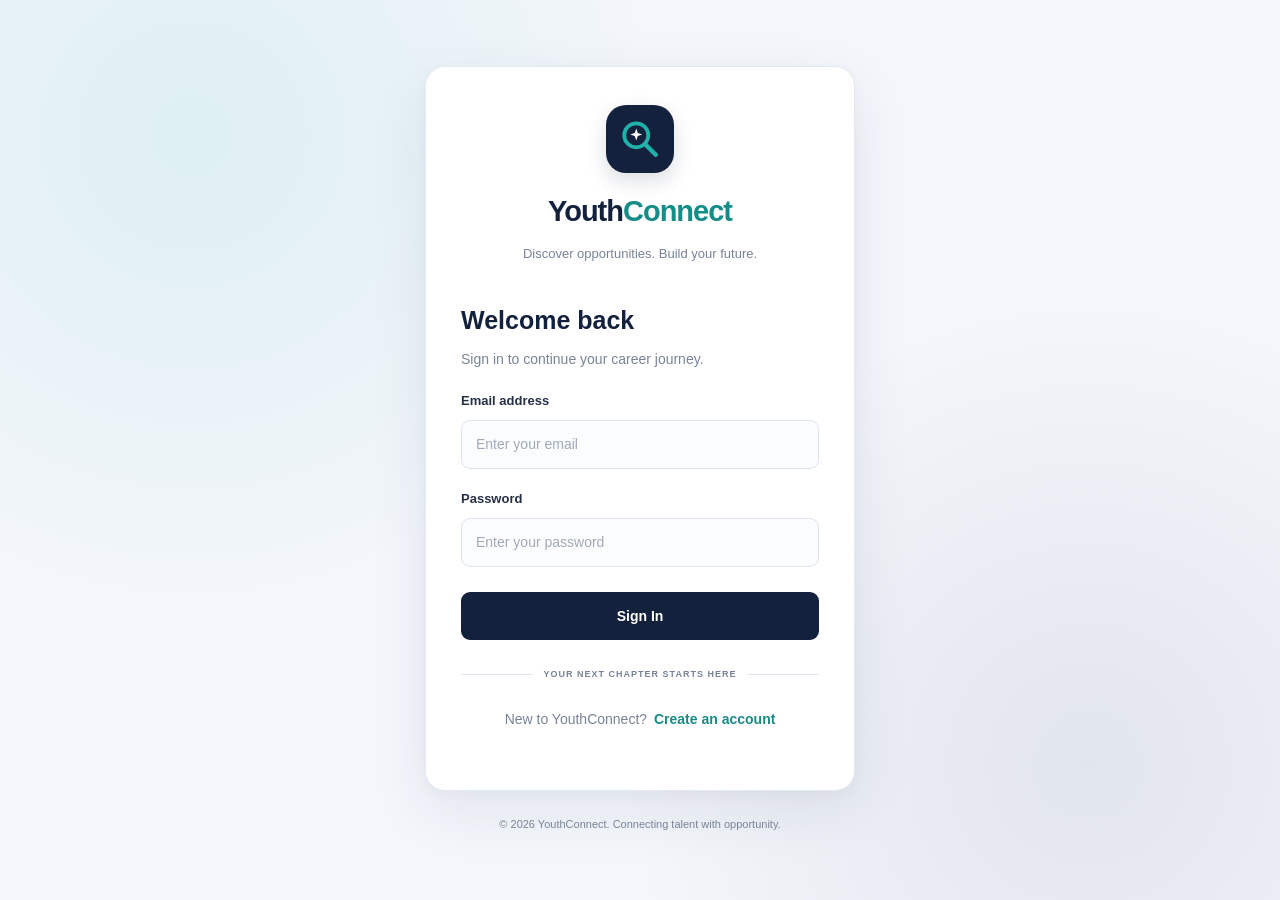
<file: index.html>
<!DOCTYPE html>
<html lang="en">

<head>
    <meta charset="UTF-8">
    <meta name="viewport" content="width=device-width, initial-scale=1.0">

    <title>Login | YouthConnect</title>

    <link rel="stylesheet" href="css/global.css">
<link rel="stylesheet" href="css/login.css">
</head>

<body class="login-page">

    <main class="login-wrapper">

        <section class="login-card">

            <!-- YouthConnect Branding -->
            <div class="brand">

                <div class="brand-icon" aria-hidden="true">
                    <svg
                        viewBox="0 0 64 64"
                        xmlns="http://www.w3.org/2000/svg"
                    >
                        <circle
                            cx="27"
                            cy="27"
                            r="16"
                            fill="none"
                            stroke="currentColor"
                            stroke-width="5"
                        />

                        <path
                            d="M39 39 L53 53"
                            fill="none"
                            stroke="currentColor"
                            stroke-width="6"
                            stroke-linecap="round"
                        />

                        <path
                            d="M27 18 L29 24 L35 26 L29 28 L27 34 L25 28 L19 26 L25 24 Z"
                            fill="#FFFFFF"
                        />
                    </svg>
                </div>

                <h1>Youth<span>Connect</span></h1>

                <p class="brand-tagline">
                    Discover opportunities. Build your future.
                </p>

            </div>

            <!-- Login Form -->
            <div class="login-content">

                <h2>Welcome back</h2>

                <p class="login-description">
                    Sign in to continue your career journey.
                </p>

                <form id="login-form">

                    <div class="form-group">
                        <label for="email">Email address</label>

                        <input
                            type="email"
                            id="email"
                            name="email"
                            placeholder="Enter your email"
                            autocomplete="email"
                            required
                        >
                    </div>

                    <div class="form-group">
                        <label for="password">Password</label>

                        <input
                            type="password"
                            id="password"
                            name="password"
                            placeholder="Enter your password"
                            autocomplete="current-password"
                            required
                        >
                    </div>

                    <button type="submit" class="login-button">
                        Sign In
                    </button>

                </form>

                <div class="divider">
                    <span>YOUR NEXT CHAPTER STARTS HERE</span>
                </div>

                <p class="register-prompt">
                    New to YouthConnect?
                    <a href="register.html">Create an account</a>
                </p>

            </div>

        </section>

        <!-- Footer -->
        <footer class="login-footer">
            <p>
                &copy; 2026 YouthConnect.
                Connecting talent with opportunity.
            </p>
        </footer>

    </main>

<script src="js/api.js"></script>
</body>

</html>
</file>
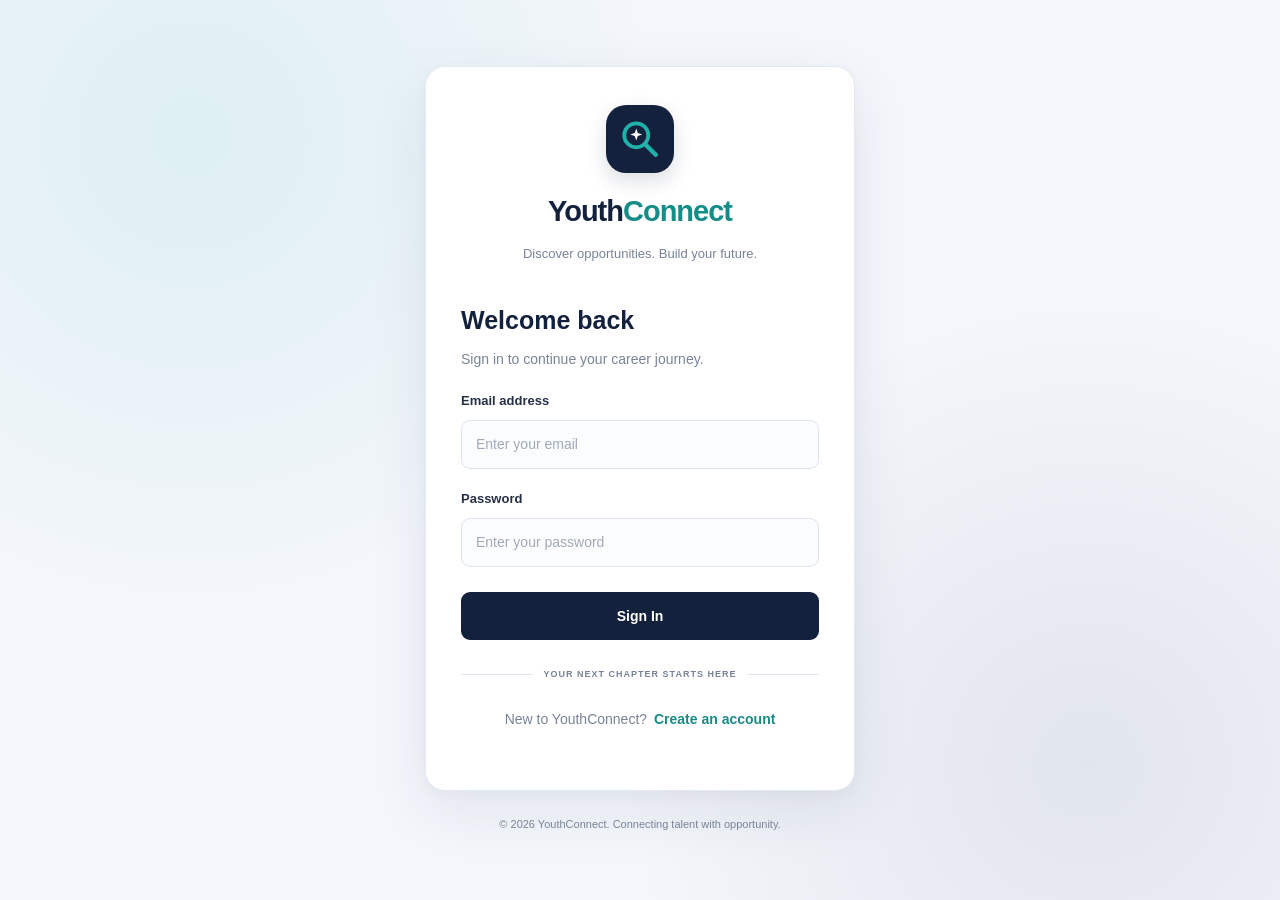
<file: dashboard.html>
<!DOCTYPE html>

<html lang="en">
<head>
    <meta charset="UTF-8">
    <meta name="viewport" content="width=device-width, initial-scale=1.0">

<title>Dashboard | YouthConnect</title>

<link rel="stylesheet" href="css/global.css">
<link rel="stylesheet" href="css/dashboard.css">

</head>

<body class="dashboard-page">

<!-- Dashboard Header -->
<header class="dashboard-header">

<span class="dashboard-logo">
    <svg
        class="yc-logo-icon"
        xmlns="http://www.w3.org/2000/svg"
        viewBox="0 0 64 64"
        fill="none"
        aria-hidden="true"
    >
        <circle
            cx="26"
            cy="26"
            r="16"
            stroke="currentColor"
            stroke-width="5"
        />

    <path
        d="M38 38 L53 53"
        stroke="currentColor"
        stroke-width="6"
        stroke-linecap="round"
    />

    <path
        d="M26 16 L28.5 23.5 L36 26 L28.5 28.5 L26 36 L23.5 28.5 L16 26 L23.5 23.5 Z"
        fill="#20B2AA"
    />

    <path
        d="M43 8 L44.5 12.5 L49 14 L44.5 15.5 L43 20 L41.5 15.5 L37 14 L41.5 12.5 Z"
        fill="#20B2AA"
    />
</svg>


</span>


    <nav class="dashboard-nav">
        <a href="dashboard.html" class="active">Dashboard</a>
        <a href="jobs.html">Find Jobs</a>
        <a href="training.html">Skills &amp; Training</a>
        <a href="profile.html">My Profile</a>
    </nav>

    <button type="button" class="logout-button" id="logout-button"> Log out </button>
</header>

<!-- Main Dashboard Content -->
<main class="dashboard-container">

    <!-- Welcome Section -->
    <section class="dashboard-welcome">
        <div>
            <p class="welcome-label">YOUR FUTURE STARTS HERE</p>

            <h1>Welcome to YouthConnect!</h1>

            <p>
                Discover IT and Computer Science opportunities
                and take the next step in your career.
            </p>
        </div>

        <div class="welcome-icon">🚀</div>
    </section>

    <!-- Search Section -->
    <section class="opportunity-search">

        <h2>Find your next opportunity</h2>

        <p>
            Explore opportunities in the USA, UK, Germany and Russia.
        </p>

        <form id="opportunity-search-form">

            <div class="search-field">
                <label for="keyword">Job title or keyword</label>

                <input
                    type="search"
                    id="keyword"
                    placeholder="e.g. Software Developer"
                >
            </div>

            <div class="search-field">
                <label for="country">Destination country</label>

                <select id="country">
                    <option value="">All countries</option>
                    <option value="USA">United States</option>
                    <option value="UK">United Kingdom</option>
                    <option value="Germany">Germany</option>
                    <option value="Russia">Russia</option>
                </select>
            </div>

            <div class="search-field">
                <label for="career">Career field</label>

                <select id="career">
                    <option value="">All IT fields</option>
                    <option value="Software Development">Software Development</option>
                    <option value="Cybersecurity">Cybersecurity</option>
                    <option value="Networking">Networking</option>
                    <option value="Data Analysis">Data Analysis</option>
                    <option value="IT Support">IT Support</option>
                </select>
            </div>

            <button type="submit" class="search-button">
                Search
            </button>

        </form>
    </section>

    <!-- Opportunity Categories -->
    <section class="dashboard-section">

        <div class="section-heading">
            <div>
                <h2>Explore career fields</h2>
                <p>Choose an area that interests you.</p>
            </div>
        </div>

        <div class="career-grid">

            <a href="jobs.html" class="career-card">
                <span class="career-icon">💻</span>
                <h3>Software Development</h3>
                <p>Build applications and websites.</p>
            </a>

            <a href="jobs.html" class="career-card">
                <span class="career-icon">🔐</span>
                <h3>Cybersecurity</h3>
                <p>Help protect systems and data.</p>
            </a>

            <a href="jobs.html" class="career-card">
                <span class="career-icon">🌐</span>
                <h3>Networking</h3>
                <p>Connect computers and networks.</p>
            </a>

            <a href="jobs.html" class="career-card">
                <span class="career-icon">📊</span>
                <h3>Data Analysis</h3>
                <p>Turn information into insights.</p>
            </a>

            <a href="jobs.html" class="career-card">
                <span class="career-icon">🛠️</span>
                <h3>IT Support</h3>
                <p>Help people solve technical problems.</p>
            </a>

        </div>
    </section>

    <!-- Featured Opportunities -->
    <section class="dashboard-section">

        <div class="section-heading">
            <div>
                <h2>Featured opportunities</h2>
                <p>Example listings to demonstrate how YouthConnect will work.</p>
            </div>

            <a href="jobs.html" class="view-all-link">
                View all jobs →
            </a>
        </div>

        <div class="opportunity-grid" id="opportunity-list">

            <article
                class="opportunity-card"
                data-country="Germany"
                data-career="Software Development"
            >
                <div class="opportunity-top">
                    <span class="opportunity-icon">💻</span>
                    <span class="opportunity-type">Example listing</span>
                </div>

                <h3>Junior Software Developer</h3>

                <p class="company-name">Example Technology Company</p>

                <p class="opportunity-location">📍 Germany</p>

                <div class="opportunity-tags">
                    <span>Software Development</span>
                    <span>Entry Level</span>
                </div>

                <p class="eligibility-note">
                    Eligibility and visa sponsorship: not verified.
                    Check the employer's official listing.
                </p>

                <a href="jobs.html" class="apply-button">
                    Explore opportunities
                </a>
            </article>

            <article
                class="opportunity-card"
                data-country="UK"
                data-career="Cybersecurity"
            >
                <div class="opportunity-top">
                    <span class="opportunity-icon">🔐</span>
                    <span class="opportunity-type">Example listing</span>
                </div>

                <h3>Cybersecurity Intern</h3>

                <p class="company-name">Example Security Company</p>

                <p class="opportunity-location">📍 United Kingdom</p>

                <div class="opportunity-tags">
                    <span>Cybersecurity</span>
                    <span>Internship</span>
                </div>

                <p class="eligibility-note">
                    International applicant eligibility and visa
                    requirements must be checked.
                </p>

                <a href="jobs.html" class="apply-button">
                    Explore opportunities
                </a>
            </article>

            <article
                class="opportunity-card"
                data-country="USA"
                data-career="Data Analysis"
            >
                <div class="opportunity-top">
                    <span class="opportunity-icon">📊</span>
                    <span class="opportunity-type">Example listing</span>
                </div>

                <h3>Junior Data Analyst</h3>

                <p class="company-name">Example Analytics Company</p>

                <p class="opportunity-location">📍 United States</p>

                <div class="opportunity-tags">
                    <span>Data Analysis</span>
                    <span>Entry Level</span>
                </div>

                <p class="eligibility-note">
                    This is a demonstration card, not a verified vacancy.
                </p>

                <a href="jobs.html" class="apply-button">
                    Explore opportunities
                </a>
            </article>

        </div>

        <p id="no-opportunities" class="no-results" hidden>
            No example opportunities match your search. Try different filters.
        </p>

    </section>

    <!-- Training Promotion -->
    <section class="training-banner">
        <div>
            <h2>Build skills. Open doors.</h2>

            <p>
                Explore training resources to help prepare for your
                next opportunity in technology.
            </p>
        </div>

        <a href="training.html" class="training-button">
            Explore Training
        </a>
    </section>

</main>

<!-- Footer -->
<footer class="dashboard-footer">
    <p>
        &copy; 2026 YouthConnect.
        Connecting Namibian talent with global opportunities.
    </p>
</footer>

<script src="js/script.js"></script>
<script src="js/api.js"></script>
<script>
    document.getElementById("logout-button").addEventListener("click", function () {
        YouthConnectAPI.logout();
    });

    document.addEventListener("DOMContentLoaded", async function () {
        try {
            const user = await YouthConnectAPI.getCurrentUser();

            document.querySelector(".dashboard-welcome h1").textContent =
            `Welcome, ${user.first_name}!`;
            
        } catch (error) {
            console.error("Could not load profile:", error.message);
        }
    });
</script>


</body>
</html>
</file>
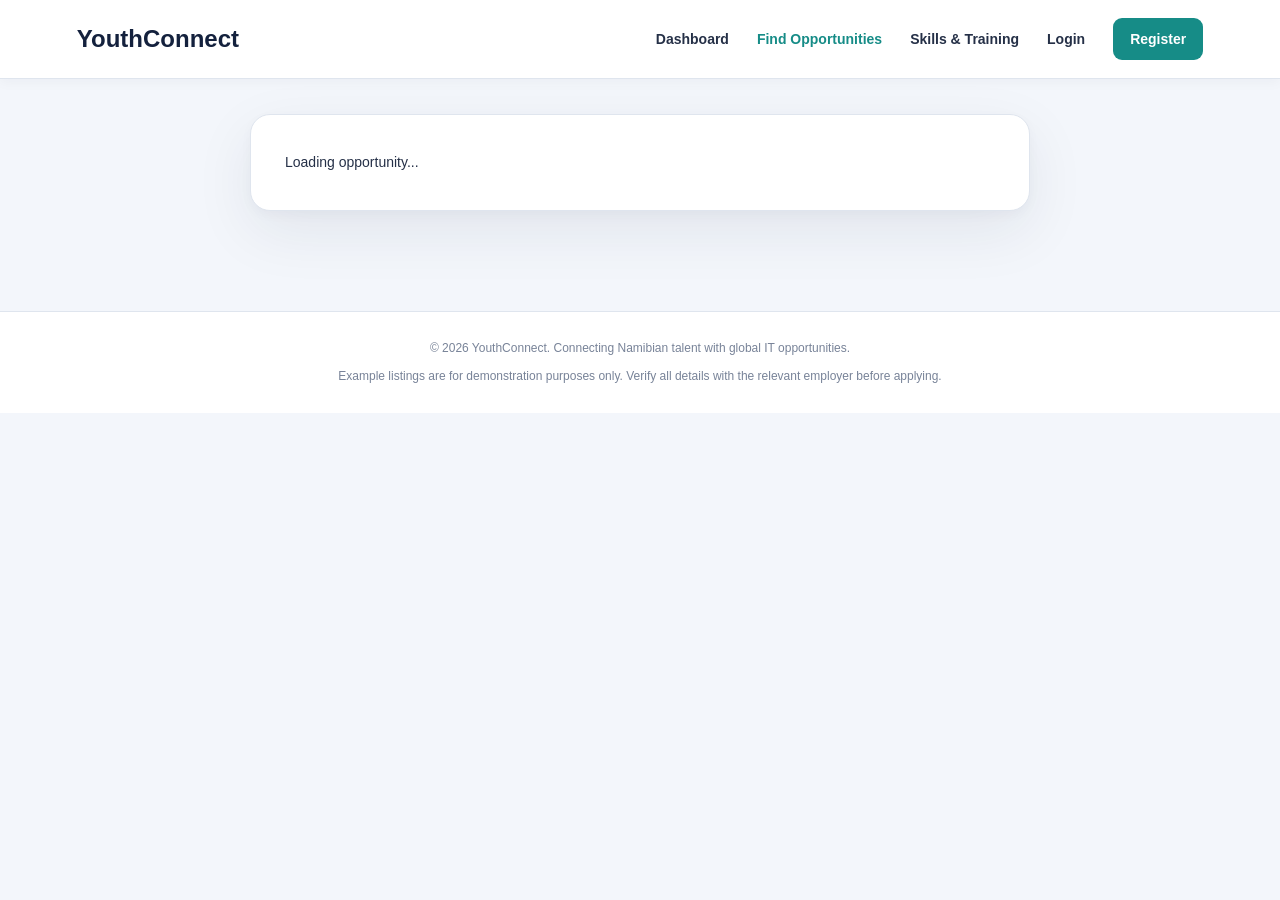
<file: job.html>
<!DOCTYPE html>
<html lang="en">

<head>
    <meta charset="UTF-8">
    <meta name="viewport" content="width=device-width, initial-scale=1.0">

    <title>Opportunity Details | YouthConnect</title>

    <link rel="stylesheet" href="css/global.css">
    <link rel="stylesheet" href="css/jobs.css">

    <style>
        .job-detail {
            max-width: 780px;
            margin: 0 auto;
            padding: 34px;
            background: var(--white);
            border: 1px solid var(--border);
            border-radius: var(--radius-large);
            box-shadow: var(--shadow-card);
        }

        .job-detail h1 {
            margin: 14px 0 8px;
            color: var(--navy);
            font-size: clamp(24px, 4vw, 32px);
            line-height: 1.3;
        }

        .job-detail .company {
            margin-bottom: 18px;
            color: var(--muted);
            font-size: 15px;
        }

        .job-detail .job-tags {
            display: flex;
            flex-wrap: wrap;
            gap: 8px;
            margin-bottom: 22px;
        }

        .job-detail h2 {
            margin: 22px 0 10px;
            color: var(--navy);
            font-size: 18px;
        }

        .job-detail p {
            color: var(--text);
            font-size: 14px;
            line-height: 1.9;
        }

        .job-detail .eligibility-note {
            margin: 22px 0;
        }

        .job-detail .actions {
            display: flex;
            flex-wrap: wrap;
            gap: 12px;
            margin-top: 26px;
        }

        .job-detail .actions a {
            width: auto;
        }
    </style>
</head>

<body>

    <header>
        <nav class="navbar">

            <a href="index.html" class="logo">YouthConnect</a>

            <ul class="nav-links">
                <li><a href="dashboard.html">Dashboard</a></li>
                <li><a href="jobs.html" aria-current="page">Find Opportunities</a></li>
                <li><a href="training.html">Skills &amp; Training</a></li>
                <li><a href="index.html">Login</a></li>
                <li><a href="register.html" class="register-btn">Register</a></li>
            </ul>

        </nav>
    </header>

    <main class="jobs-page">

        <!-- Filled in from the database by js/api.js -->
        <article class="job-detail" id="jobDetail">
            <p>Loading opportunity...</p>
        </article>

    </main>

    <footer class="site-footer">
        <p>
            &copy; 2026 YouthConnect.
            Connecting Namibian talent with global IT opportunities.
        </p>
        <p>
            Example listings are for demonstration purposes only.
            Verify all details with the relevant employer before applying.
        </p>
    </footer>

    <script src="js/script.js"></script>
    <script src="js/api.js"></script>

</body>
</html>
</file>
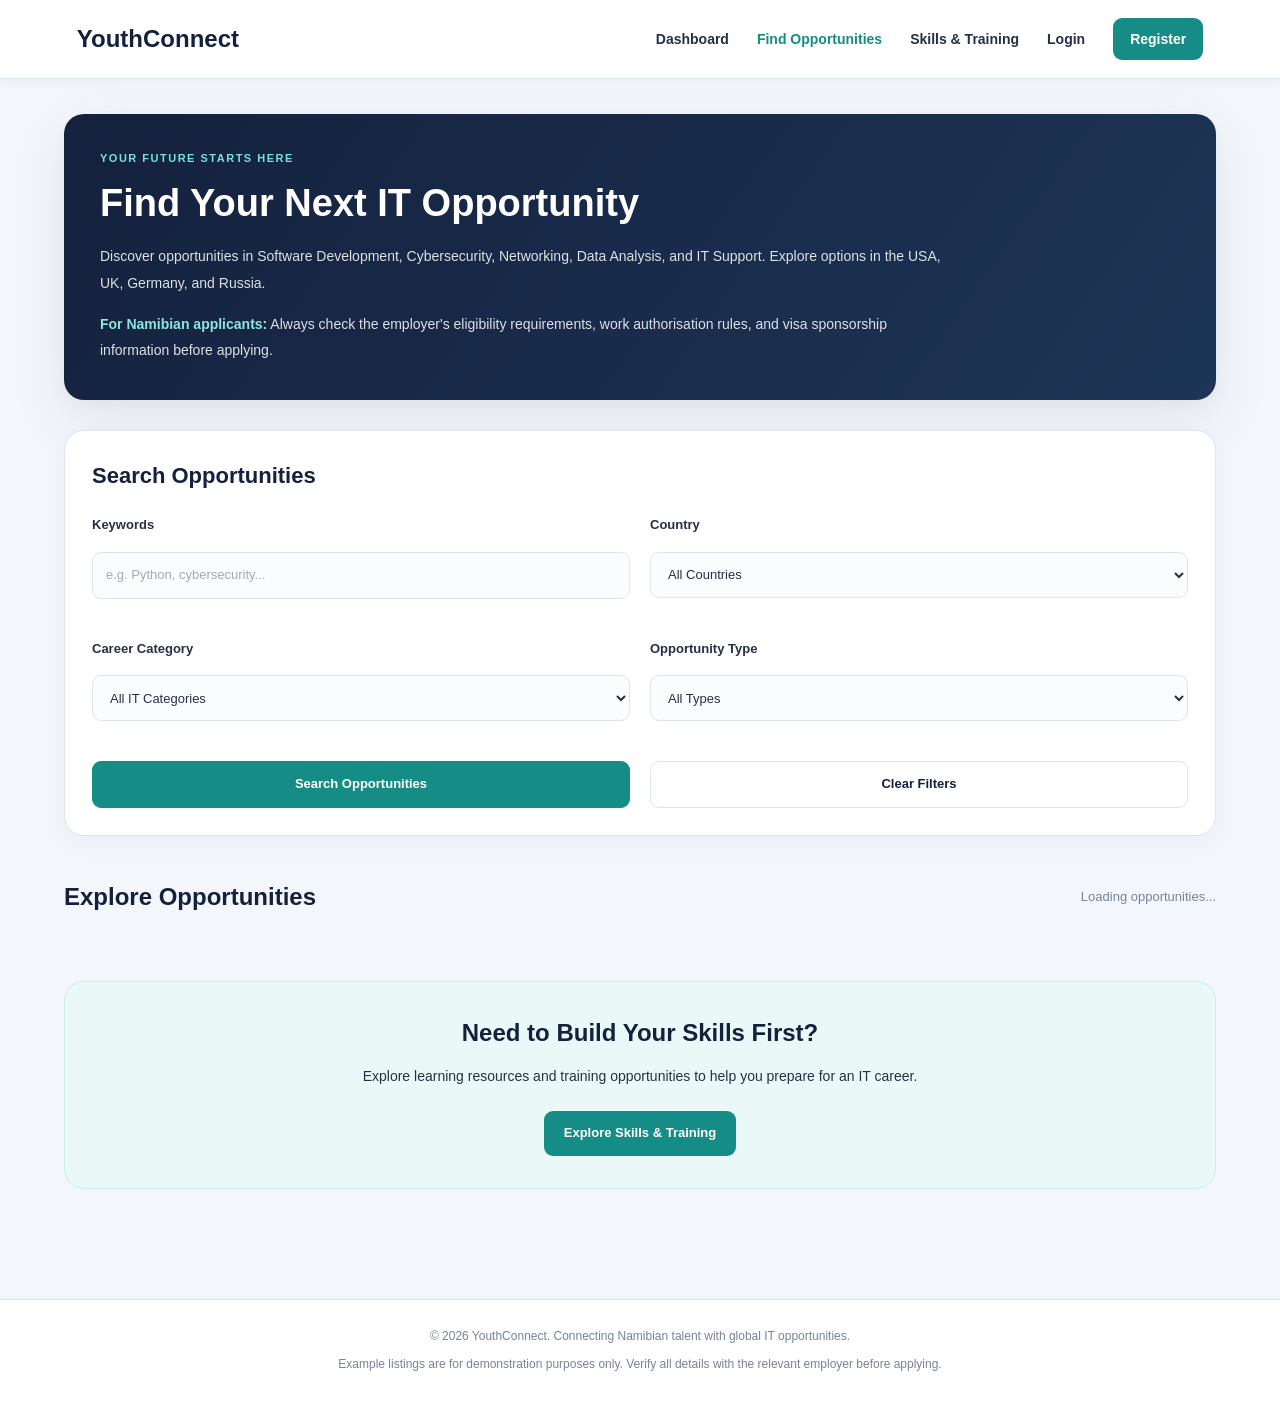
<file: jobs.html>
<!DOCTYPE html>
<html lang="en">

<head>
    <meta charset="UTF-8">
    <meta name="viewport" content="width=device-width, initial-scale=1.0">

    <meta
        name="description"
        content="Explore IT jobs, internships, graduate programmes, and technical opportunities in the USA, UK, Germany, and Russia."
    >

    <title>Find IT Opportunities | YouthConnect</title>

    <link rel="stylesheet" href="css/global.css">
    <link rel="stylesheet" href="css/jobs.css">
</head>

<body>

    <!-- Website Navigation -->
    <header>
        <nav class="navbar">

            <a href="index.html" class="logo">YouthConnect</a>

            <ul class="nav-links">
                <li><a href="dashboard.html">Dashboard</a></li>
                <li><a href="jobs.html" aria-current="page">Find Opportunities</a></li>
                <li><a href="training.html">Skills &amp; Training</a></li>
                <li><a href="index.html">Login</a></li>
                <li><a href="register.html" class="register-btn">Register</a></li>
            </ul>

        </nav>
    </header>


    <!-- Main Content -->
    <main class="jobs-page">

        <section class="jobs-intro">

            <p class="eyebrow">YOUR FUTURE STARTS HERE</p>

            <h1>Find Your Next IT Opportunity</h1>

            <p>
                Discover opportunities in Software Development,
                Cybersecurity, Networking, Data Analysis, and IT Support.
                Explore options in the USA, UK, Germany, and Russia.
            </p>

            <p>
                <strong>For Namibian applicants:</strong>
                Always check the employer's eligibility requirements,
                work authorisation rules, and visa sponsorship information
                before applying.
            </p>

        </section>


        <!-- Search and Filters -->
        <section class="job-search-section">

            <h2>Search Opportunities</h2>

            <form class="job-search" id="jobSearchForm">

                <div class="form-group">
                    <label for="jobKeyword">Keywords</label>

                    <input
                        type="search"
                        id="jobKeyword"
                        name="keyword"
                        placeholder="e.g. Python, cybersecurity..."
                    >
                </div>

                <div class="form-group">
                    <label for="jobCountry">Country</label>

                    <select id="jobCountry" name="country">
                        <option value="">All Countries</option>
                        <option value="usa">USA</option>
                        <option value="uk">United Kingdom</option>
                        <option value="germany">Germany</option>
                        <option value="russia">Russia</option>
                    </select>
                </div>

                <div class="form-group">
                    <label for="jobCategory">Career Category</label>

                    <select id="jobCategory" name="category">
                        <option value="">All IT Categories</option>
                        <option value="software">Software Development</option>
                        <option value="cybersecurity">Cybersecurity</option>
                        <option value="networking">Networking</option>
                        <option value="data">Data Analysis</option>
                        <option value="support">IT Support / Technician</option>
                    </select>
                </div>

                <div class="form-group">
                    <label for="jobType">Opportunity Type</label>

                    <select id="jobType" name="type">
                        <option value="">All Types</option>
                        <option value="full-time">Full-Time Job</option>
                        <option value="part-time">Part-Time Job</option>
                        <option value="internship">Internship</option>
                        <option value="graduate">Graduate Programme</option>
                        <option value="training">Training Opportunity</option>
                    </select>
                </div>

                <button type="submit" class="search-button">
                    Search Opportunities
                </button>

                <button type="reset" class="back-button">
                    Clear Filters
                </button>

            </form>

        </section>


        <!-- Results (loaded from the database by js/api.js) -->
        <section class="job-results">

            <div class="job-results-heading">
                <h2>Explore Opportunities</h2>

                <p id="resultsCount" aria-live="polite">
                    Loading opportunities...
                </p>
            </div>

            <div class="job-listings" id="jobListings"></div>

            <p id="noJobsMessage" hidden>
                No example opportunities match your filters.
                Try different keywords or clear the filters.
            </p>

        </section>


        <!-- Career Development -->
        <section class="jobs-training-promo">

            <h2>Need to Build Your Skills First?</h2>

            <p>
                Explore learning resources and training opportunities
                to help you prepare for an IT career.
            </p>

            <a href="training.html" class="primary-button">
                Explore Skills &amp; Training
            </a>

        </section>

    </main>


    <!-- Footer -->
    <footer class="site-footer">

        <p>
            &copy; 2026 YouthConnect.
            Connecting Namibian talent with global IT opportunities.
        </p>

        <p>
            Example listings are for demonstration purposes only.
            Verify all details with the relevant employer before applying.
        </p>

    </footer>

    <script src="js/script.js"></script>
    <script src="js/api.js"></script>

</body>
</html>
</file>
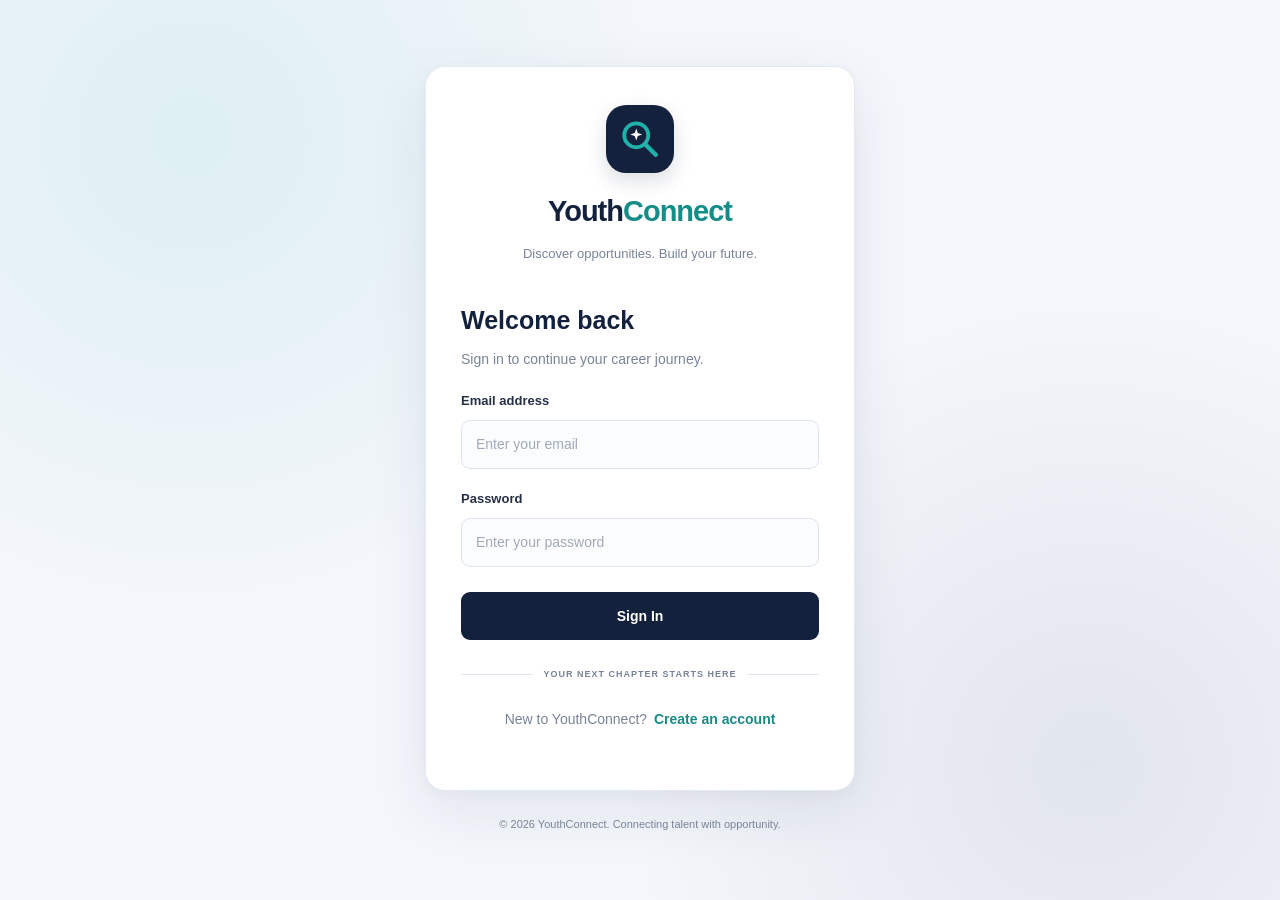
<file: profile.html>
<!DOCTYPE html>
<html lang="en">
<head>
    <meta charset="UTF-8">
    <meta name="viewport" content="width=device-width, initial-scale=1.0">

    <title>My Profile | YouthConnect</title>

    <link rel="stylesheet" href="css/global.css">
    <link rel="stylesheet" href="css/dashboard.css">
    <link rel="stylesheet" href="css/profile.css">
</head>

<body class="dashboard-page profile-page">

    <!-- Header and Navigation -->
    <header class="dashboard-header">

        <a href="dashboard.html" class="profile-brand">
            <span class="profile-brand-icon">⌕</span>
            <span>Youth<span class="brand-accent">Connect</span></span>
        </a>

        <nav class="dashboard-nav">
            <a href="dashboard.html">Dashboard</a>
            <a href="jobs.html">Find Jobs</a>
            <a href="training.html">Skills &amp; Training</a>
            <a href="profile.html" class="active">My Profile</a>
        </nav>

        <button
            type="button"
            class="logout-button"
            id="logout-button">
            Log out
        </button>

    </header>

    <!-- Main Profile Content -->
    <main class="profile-container">

        <!-- Page Heading -->
        <section class="profile-heading">
            <div>
                <p class="profile-eyebrow">YOUR FUTURE STARTS HERE</p>
                <h1>My Profile</h1>
                <p>
                    Showcase your education, qualifications, skills,
                    and achievements to potential employers.
                </p>
            </div>

            <div class="profile-avatar" id="profile-avatar">YC</div>
        </section>

        <!-- Personal Information -->
        <section class="profile-card">

            <div class="profile-section-heading">
                <div>
                    <h2>Personal Information</h2>
                    <p>Your account information.</p>
                </div>
                <span class="section-icon">👤</span>
            </div>

            <div class="profile-information-grid">

                <div class="information-item">
                    <span>First Name</span>
                    <strong id="first-name">Loading...</strong>
                </div>

                <div class="information-item">
                    <span>Last Name</span>
                    <strong id="last-name">Loading...</strong>
                </div>

                <div class="information-item">
                    <span>Email Address</span>
                    <strong id="email-address">Loading...</strong>
                </div>

                <div class="information-item">
                    <label for="current-country">Current Country</label>

                    <select id="current-country">
                        <option value="Namibia" selected>Namibia</option>
                        <option value="South Africa">South Africa</option>
                        <option value="Angola">Angola</option>
                        <option value="Zimbabwe">Zimbabwe</option>
                        <option value="Botswana">Botswana</option>
                        <option value="Zambia">Zambia</option>
                    </select>
                </div>

            </div>

        </section>

        <!-- Education -->
        <section class="profile-card">

            <div class="profile-section-heading">
                <div>
                    <h2>Education</h2>
                    <p>Tell employers where you studied.</p>
                </div>
                <span class="section-icon">🎓</span>
            </div>

            <form id="education-form">

                <div class="profile-form-grid">

                    <div class="profile-form-group">
                        <label for="institution">School, College, or University</label>
                        <input
                            type="text"
                            id="institution"
                            placeholder="Enter institution name"
                            maxlength="150">
                    </div>

                    <div class="profile-form-group">
                        <label for="field-of-study">Field of Study</label>
                        <input
                            type="text"
                            id="field-of-study"
                            placeholder="e.g. Computer Science"
                            maxlength="150">
                    </div>

                    <div class="profile-form-group">
                        <label for="education-level">Education Level</label>
                        <select id="education-level">
                            <option value="">Select education level</option>
                            <option value="Secondary School">Secondary School</option>
                            <option value="Certificate">Certificate</option>
                            <option value="Diploma">Diploma</option>
                            <option value="Bachelor's Degree">Bachelor's Degree</option>
                            <option value="Honours Degree">Honours Degree</option>
                            <option value="Master's Degree">Master's Degree</option>
                            <option value="Doctorate">Doctorate</option>
                            <option value="Other">Other</option>
                        </select>
                    </div>

                    <div class="profile-form-group">
                        <label for="education-status">Study Status</label>
                        <select id="education-status">
                            <option value="">Select status</option>
                            <option value="Currently studying">Currently studying</option>
                            <option value="Completed">Completed</option>
                            <option value="Not yet started">Not yet started</option>
                        </select>
                    </div>

                    <div class="profile-form-group">
                        <label for="start-year">Year Started</label>
                        <input
                            type="number"
                            id="start-year"
                            min="1950"
                            max="2100"
                            placeholder="e.g. 2025">
                    </div>

                    <div class="profile-form-group">
                        <label for="graduation-year">Graduation Year</label>
                        <input
                            type="number"
                            id="graduation-year"
                            min="1950"
                            max="2100"
                            placeholder="e.g. 2028">
                    </div>

                </div>

                <p class="form-note">
                    Enter accurate information. Only mark a qualification
                    as completed after you have earned it.
                </p>
                <button type="submit" class="profile-button" id="save-education">
                    save Education
                </button>

            </form>

        </section>

        <!-- Qualifications -->
        <section class="profile-card">

            <div class="profile-section-heading">
                <div>
                    <h2>Qualifications &amp; Certificates</h2>
                    <p>List qualifications and certificates you have earned.</p>
                </div>
                <span class="section-icon">📜</span>
            </div>

            <form id="qualification-form">

                <div class="profile-form-grid">

                    <div class="profile-form-group">
                        <label for="qualification-name">Qualification Name</label>
                        <input
                            type="text"
                            id="qualification-name"
                            placeholder="e.g. Diploma in Information Technology"
                            maxlength="200">
                    </div>

                    <div class="profile-form-group">
                        <label for="qualification-issuer">Issuing Institution</label>
                        <input
                            type="text"
                            id="qualification-issuer"
                            placeholder="University or certifying organization"
                            maxlength="150">
                    </div>

                    <div class="profile-form-group">
                        <label for="qualification-year">Year Obtained</label>
                        <input
                            type="number"
                            id="qualification-year"
                            min="1950"
                            max="2100"
                            placeholder="e.g. 2026">
                    </div>

                    <div class="profile-form-group">
                        <label for="qualification-status">Status</label>
                        <select id="qualification-status">
                            <option value="Completed">Completed</option>
                            <option value="In Progress">In Progress</option>
                        </select>
                    </div>

                </div>

                <button type="button" class="profile-button" id="add-qualification">
                    + Add Qualification
                </button>

                <div id="qualification-list" class="profile-list">
                    <p class="empty-message">
                        Your qualifications will appear here.
                    </p>
                </div>

            </form>

        </section>

        <!-- Skills -->
        <section class="profile-card">

            <div class="profile-section-heading">
                <div>
                    <h2>Skills</h2>
                    <p>Show employers what you can do.</p>
                </div>
                <span class="section-icon">💻</span>
            </div>

            <form id="skills-form">

                <div class="profile-form-grid">

                    <div class="profile-form-group">
                        <label for="skill-name">Skill Name</label>
                <input
                            type="text"
                            id="skill-name"
                            placeholder="e.g. Python programming"
                            maxlength="100">
                    </div>

                    <div class="profile-form-group">
                        <label for="skill-level">Skill Level</label>

                        <select id="skill-level">
                            <option value="">Select your level</option>
                            <option value="Beginner">Beginner</option>
                            <option value="Elementary">Elementary</option>
                            <option value="Intermediate">Intermediate</option>
                            <option value="Advanced">Advanced</option>
                            <option value="Proficient">Proficient</option>
                       </select>
                    </div>

                    <div class="profile-form-group">
    <label for="skill-rating">Rate Your Skill (1–5 Stars)</label>

    <select id="skill-rating">
        <option value="">Select your rating</option>
        <option value="1">★☆☆☆☆ - 1 Star</option>
        <option value="2">★★☆☆☆ - 2 Stars</option>
        <option value="3">★★★☆☆ - 3 Stars</option>
        <option value="4">★★★★☆ - 4 Stars</option>
        <option value="5">★★★★★ - 5 Stars</option>
    </select>
</div>

<div class="profile-form-group">
    <label for="skill-notes">Experience Notes</label>

    <textarea
        id="skill-notes"
        placeholder="Describe what you can do with this skill..."
        rows="3"></textarea>
</div>

<div class="profile-form-group">
    <label for="skill-evidence">Project or Certificate Reference (Optional)</label>

    <input
        type="text"
        id="skill-evidence"
        placeholder="Enter a project URL or certificate reference"
        maxlength="500">
</div>
                </div>

                <button type="button" class="profile-button" id="add-skill">
                    + Add Skill
                </button>

                <div id="skill-list" class="profile-list">
                    <p class="empty-message">
                        Your skills will appear here.
                    </p>
                </div>

            </form>

        </section>

        <!-- Learning Progress -->
        <section class="profile-card">

            <div class="profile-section-heading">
                <div>
                    <h2>Learning Progress</h2>
                    <p>Keep track of your learning journey.</p>
                </div>
                <span class="section-icon">📊</span>
            </div>

            <div class="progress-summary">
                <div>
                    <strong id="completed-courses">0</strong>
                    <span>Courses Completed</span>
                </div>

                <div>
                    <strong id="ongoing-courses">0</strong>
                    <span>Courses In Progress</span>
                </div>
            </div>

            <p class="form-note">
                Course progress will be updated when we connect this
                section to the YouthConnect training system.
            </p>

            <a href="training.html" class="profile-button">
                Explore Training
            </a>

        </section>

        <!-- Profile Completion -->
        <section class="profile-card completion-card">

            <div class="profile-section-heading">
                <div>
                    <h2>Profile Completion</h2>
                    <p>Complete your profile to present your background clearly.</p>
                </div>
                <span class="section-icon">⭐</span>
            </div>

            <div class="completion-track">
                <div id="completion-bar" class="completion-bar"></div>
            </div>

            <p id="completion-text" aria-live="polite">
                Profile completion: 0%
            </p>

            <p class="form-note">
                This percentage measures profile completeness only.
                It is not an employer rating or a measure of your ability.
            </p>

        </section>

        <p id="profile-message" class="profile-message" role="status"></p>

    </main>

    <footer class="dashboard-footer">
        <p>
            &copy; 2026 YouthConnect.
            Connecting Namibian talent with global opportunities.
        </p>
    </footer>

    <script src="js/api.js"></script>
    <script src="js/profile.js"></script>

</body>
</html>
</file>
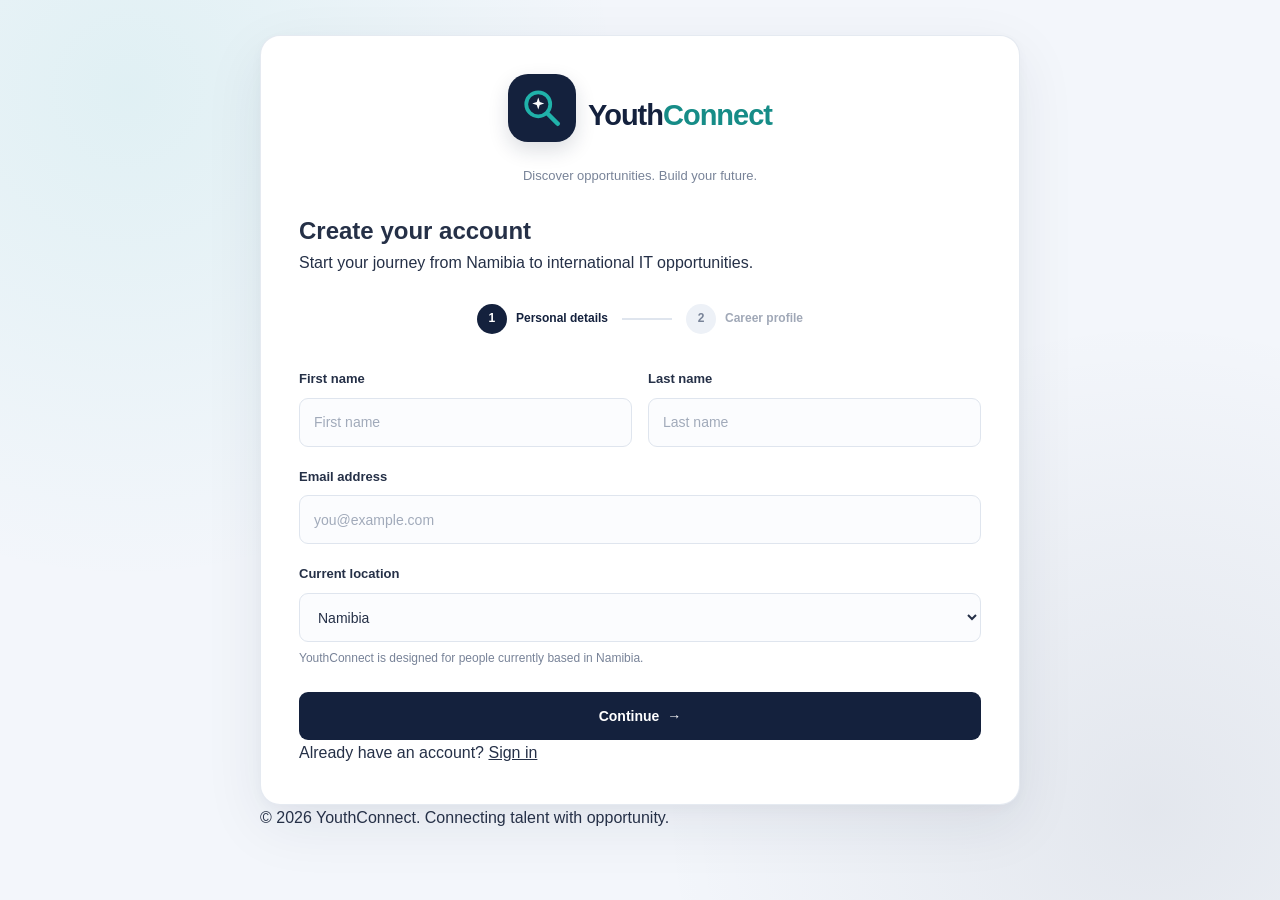
<file: register.html>
<!DOCTYPE html>

<html lang="en">

<head>
    <meta charset="UTF-8">
    <meta name="viewport" content="width=device-width, initial-scale=1.0">

<title>Create Account | YouthConnect</title>

<link rel="stylesheet" href="css/global.css">
<link rel="stylesheet" href="css/register.css">


</head>

<body class="login-page register-page">

<main class="login-wrapper register-wrapper">

    <section class="login-card register-card">

        <!-- YouthConnect Branding -->
        <div class="brand">

            <a href="index.html" class="brand-link">

                <div class="brand-icon" aria-hidden="true">
                    <svg viewBox="0 0 64 64"
                        xmlns="http://www.w3.org/2000/svg">

                        <circle
                            cx="27"
                            cy="27"
                            r="16"
                            fill="none"
                            stroke="currentColor"
                            stroke-width="5"
                        />

                        <path
                            d="M39 39 L53 53"
                            fill="none"
                            stroke="currentColor"
                            stroke-width="6"
                            stroke-linecap="round"
                        />

                        <path
                            d="M27 18 L29 24 L35 26 L29 28 L27 34 L25 28 L19 26 L25 24 Z"
                            fill="#FFFFFF"
                        />

                    </svg>
                </div>

                <h1>Youth<span>Connect</span></h1>

            </a>

            <p class="brand-tagline">
                Discover opportunities. Build your future.
            </p>

        </div>

        <!-- Registration Heading -->
        <div class="login-content">

            <h2>Create your account</h2>

            <p class="login-description">
                Start your journey from Namibia to international IT opportunities.
            </p>

            <!-- Registration Progress -->
            <div class="registration-progress">

                <div class="progress-step active"
                    id="step-indicator-1">

                    <span>1</span>
                    <p>Personal details</p>

                </div>

                <div class="progress-line"
                    id="progress-line"></div>

                <div class="progress-step"
                    id="step-indicator-2">

                    <span>2</span>
                    <p>Career profile</p>

                </div>

            </div>

            <form id="register-form">

                <!-- SECTION 1: PERSONAL INFORMATION -->
                <div class="registration-section active"
                    id="personal-section">

                    <div class="form-row">

                        <div class="form-group">

                            <label for="first-name">
                                First name
                            </label>

                            <input
                                type="text"
                                id="first-name"
                                name="first_name"
                                placeholder="First name"
                                autocomplete="given-name"
                                maxlength="100"
                                required
                            >

                        </div>

                        <div class="form-group">

                            <label for="last-name">
                                Last name
                            </label>

                            <input
                                type="text"
                                id="last-name"
                                name="last_name"
                                placeholder="Last name"
                                autocomplete="family-name"
                                maxlength="100"
                                required
                            >

                        </div>

                    </div>

                    <div class="form-group">

                        <label for="register-email">
                            Email address
                        </label>

                        <input
                            type="email"
                            id="register-email"
                            name="email"
                            placeholder="you@example.com"
                            autocomplete="email"
                            required
                        >

                    </div>

                    <!-- Current Location -->
                    <div class="form-group">

                        <label for="current-location">
                            Current location
                        </label>

                        <select
                            id="current-location"
                            name="current_location"
                            required
                        >

                            <option value="Namibia" selected>
                                Namibia
                            </option>

                        </select>

                        <small class="field-help">
                            YouthConnect is designed for people
                            currently based in Namibia.
                        </small>

                    </div>

                    <button
                        type="button"
                        class="login-button"
                        id="continue-button"
                    >
                        Continue <span aria-hidden="true">→</span>
                    </button>

                </div>

                <!-- SECTION 2: CAREER PROFILE -->
                <div class="registration-section"
                    id="career-section"
                    hidden>

                    <div class="form-group">

                        <label for="career-interest">
                            Which career interests you?
                        </label>

                        <select
                            id="career-interest"
                            name="career_interest"
                            required
                        >

                            <option value="">
                                Select your career field
                            </option>

                            <option value="Software Development">
                                Software Development
                            </option>

                            <option value="Cybersecurity">
                                Cybersecurity
                            </option>

                            <option value="Networking">
                                Networking
                            </option>

                            <option value="Data Analysis">
                                Data Analysis
                            </option>

                            <option value="IT Support">
                                IT Support / IT Technician
                            </option>

                        </select>

                    </div>

                    <!-- Preferred Destination Countries -->
                    <fieldset class="country-fieldset">

                        <legend>
                            Where would you like to find opportunities?
                        </legend>

                        <p class="field-help country-intro">
                            Select one or more countries.
                        </p>

                        <div class="country-options">

                            <label class="country-option">

                                <input
                                    type="checkbox"
                                    name="destination_countries"
                                    value="USA"
                                >

                                <span class="country-flag">🇺🇸</span>

                                <span class="country-name">
                                    United States
                                </span>

                            </label>

                            <label class="country-option">

                                <input
                                    type="checkbox"
                                    name="destination_countries"
                                    value="UK"
                                >

                                <span class="country-flag">🇬🇧</span>

                                <span class="country-name">
                                    United Kingdom
                                </span>

                            </label>

                            <label class="country-option">

                                <input
                                    type="checkbox"
                                    name="destination_countries"
                                    value="Germany"
                                >

                                <span class="country-flag">🇩🇪</span>

                                <span class="country-name">
                                    Germany
                                </span>

                            </label>

                            <label class="country-option">

                                <input
                                    type="checkbox"
                                    name="destination_countries"
                                    value="Russia"
                                >

                                <span class="country-flag">🇷🇺</span>

                                <span class="country-name">
                                    Russia
                                </span>

                            </label>

                        </div>

                    </fieldset>

                    <!-- Password -->
                    <div class="form-group">

                        <label for="register-password">
                            Password
                        </label>

                        <input
                            type="password"
                            id="register-password"
                            name="password"
                            placeholder="At least 8 characters"
                            minlength="8"
                            autocomplete="new-password"
                            required
                        >

                    </div>

                    <!-- Confirm Password -->
                    <div class="form-group">

                        <label for="confirm-password">
                            Confirm password
                        </label>

                        <input
                            type="password"
                            id="confirm-password"
                            name="confirm_password"
                            placeholder="Enter your password again"
                            minlength="8"
                            autocomplete="new-password"
                            required
                        >

                    </div>

                    <p
                        class="form-message"
                        id="register-message"
                        role="status"
                        aria-live="polite"
                    ></p>

                    <button
                        type="submit"
                        class="login-button"
                    >
                        Create Account
                    </button>

                    <button
                        type="button"
                        class="back-button"
                        id="back-button"
                    >
                        ← Back to personal details
                    </button>

                </div>

            </form>

            <!-- Login Link -->
            <div class="form-footer">

                <p>
                    Already have an account?
                    <a href="index.html">Sign in</a>
                </p>

            </div>

        </div>

    </section>

    <footer class="login-footer">

        <p>
            &copy; 2026 YouthConnect.
                Connecting talent with opportunity.
        </p>

    </footer>

</main>

<script src="js/api.js"></script>
<script src="js/script.js"></script>

<!-- Code injected by live-server -->
<script>
	// <![CDATA[  <-- For SVG support
	if ('WebSocket' in window) {
		(function () {
			function refreshCSS() {
				var sheets = [].slice.call(document.getElementsByTagName("link"));
				var head = document.getElementsByTagName("head")[0];
				for (var i = 0; i < sheets.length; ++i) {
					var elem = sheets[i];
					var parent = elem.parentElement || head;
					parent.removeChild(elem);
					var rel = elem.rel;
					if (elem.href && typeof rel != "string" || rel.length == 0 || rel.toLowerCase() == "stylesheet") {
						var url = elem.href.replace(/(&|\?)_cacheOverride=\d+/, '');
						elem.href = url + (url.indexOf('?') >= 0 ? '&' : '?') + '_cacheOverride=' + (new Date().valueOf());
					}
					parent.appendChild(elem);
				}
			}
			var protocol = window.location.protocol === 'http:' ? 'ws://' : 'wss://';
			var address = protocol + window.location.host + window.location.pathname + '/ws';
			var socket = new WebSocket(address);
			socket.onmessage = function (msg) {
				if (msg.data == 'reload') window.location.reload();
				else if (msg.data == 'refreshcss') refreshCSS();
			};
			if (sessionStorage && !sessionStorage.getItem('IsThisFirstTime_Log_From_LiveServer')) {
				console.log('Live reload enabled.');
				sessionStorage.setItem('IsThisFirstTime_Log_From_LiveServer', true);
			}
		})();
	}
	else {
		console.error('Upgrade your browser. This Browser is NOT supported WebSocket for Live-Reloading.');
	}
	// ]]>
</script>
</body>
</html>
</file>
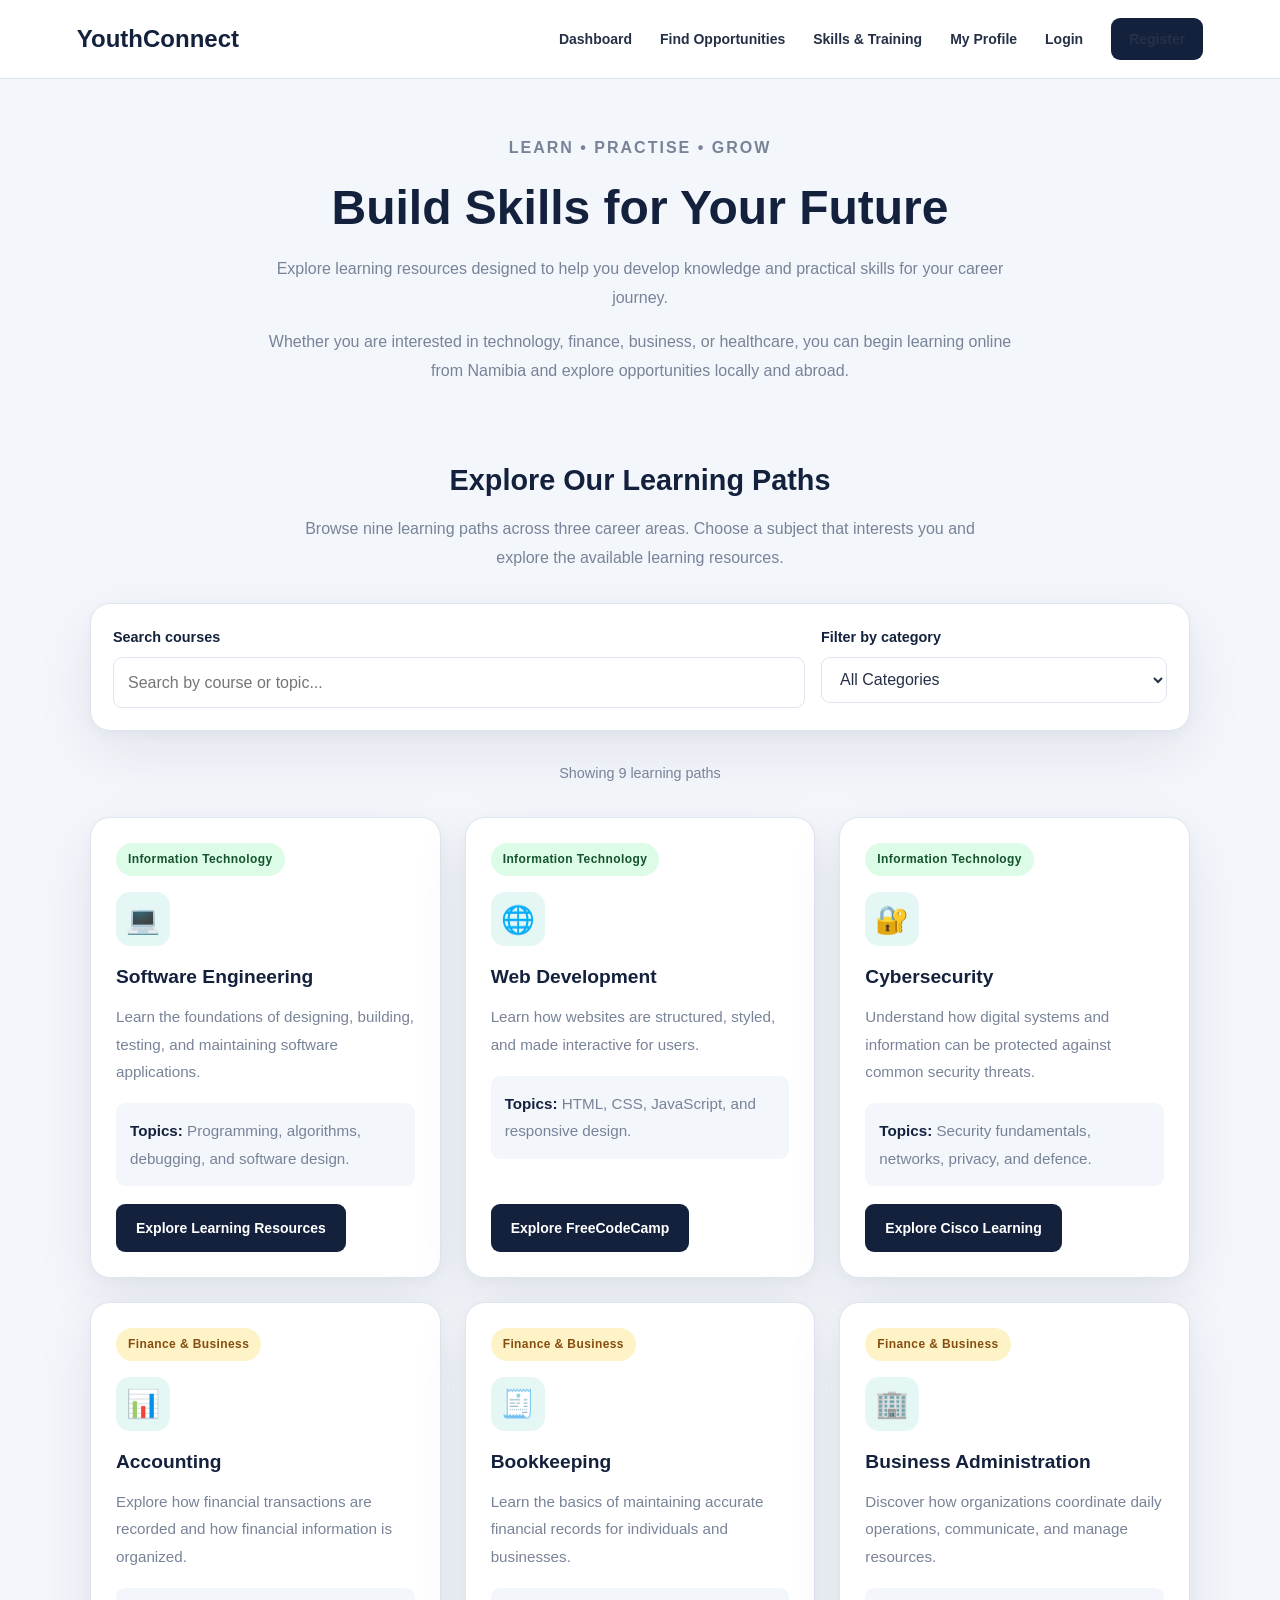
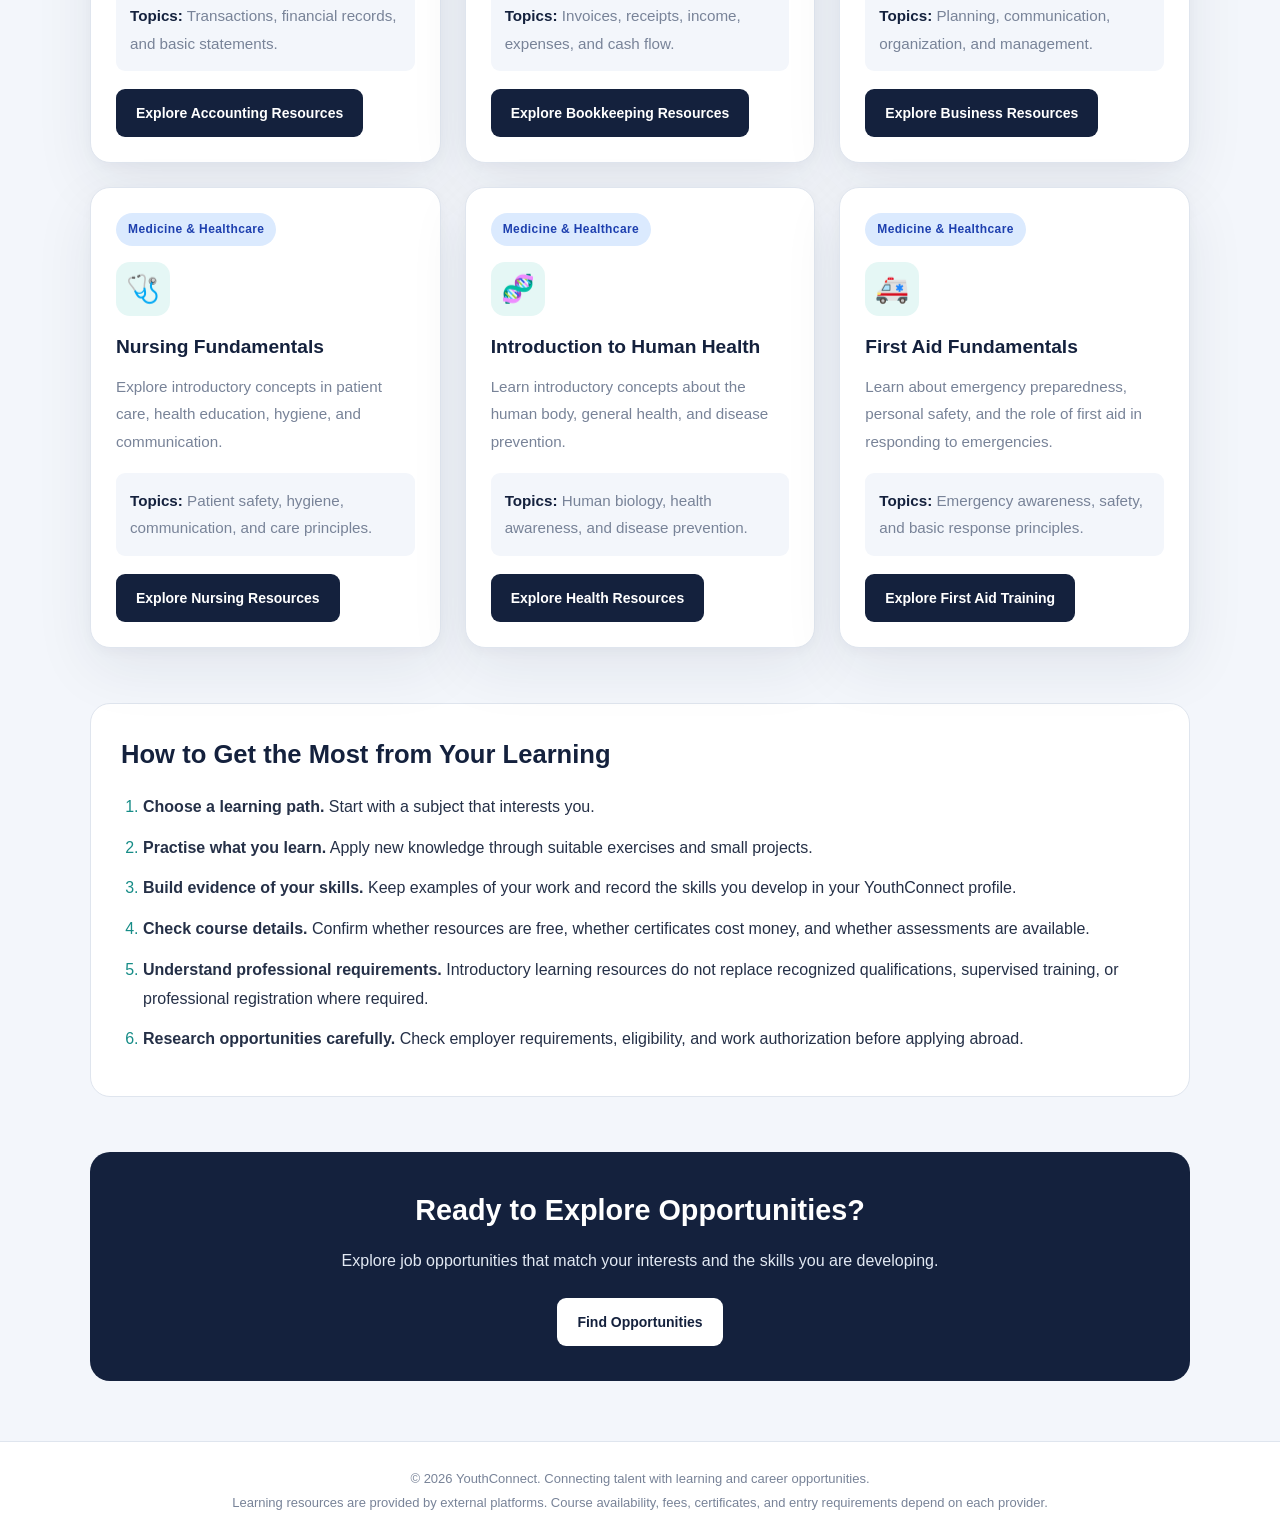
<file: training.html>
<!DOCTYPE html>
<html lang="en">

<head>
    <meta charset="UTF-8">
    <meta name="viewport" content="width=device-width, initial-scale=1.0">

    <meta
        name="description"
        content="Explore IT, finance, business, and healthcare learning resources on YouthConnect."
    >

    <title>Skills &amp; Training | YouthConnect</title>

    <link rel="stylesheet" href="css/global.css">
    <link rel="stylesheet" href="css/training.css">
</head>

<body>

    <!-- Navigation -->
    <header>
        <nav class="navbar">

            <a href="index.html" class="logo">
                YouthConnect
            </a>

            <ul class="nav-links">
                <li>
                    <a href="dashboard.html">Dashboard</a>
                </li>

                <li>
                    <a href="jobs.html">Find Opportunities</a>
                </li>

                <li>
                    <a href="training.html" aria-current="page">
                        Skills &amp; Training
                    </a>
                </li>

                <li>
                    <a href="profile.html">My Profile</a>
                </li>

                <li>
                    <a href="index.html">Login</a>
                </li>

                <li>
                    <a href="register.html" class="register-btn">
                        Register
                    </a>
                </li>
            </ul>

        </nav>
    </header>


    <!-- Main Content -->
    <main class="training-page">

        <!-- Introduction -->
        <section class="training-intro">

            <p class="eyebrow">LEARN • PRACTISE • GROW</p>

            <h1>Build Skills for Your Future</h1>

            <p>
                Explore learning resources designed to help you develop
                knowledge and practical skills for your career journey.
            </p>

            <p>
                Whether you are interested in technology, finance,
                business, or healthcare, you can begin learning online
                from Namibia and explore opportunities locally and abroad.
            </p>

        </section>


        <!-- Course Catalogue -->
        <section class="training-categories">

            <h2>Explore Our Learning Paths</h2>

            <p>
                Browse nine learning paths across three career areas.
                Choose a subject that interests you and explore the
                available learning resources.
            </p>


            <!-- Search and Category Filter -->
            <div class="course-controls">

                <div class="course-control-group">

                    <label for="course-search">
                        Search courses
                    </label>

                    <input
                        type="search"
                        id="course-search"
                        placeholder="Search by course or topic..."
                        autocomplete="off"
                    >

                </div>


                <div class="course-control-group">

                    <label for="course-category">
                        Filter by category
                    </label>

                    <select id="course-category">

                        <option value="all">
                            All Categories
                        </option>

                        <option value="it">
                            Information Technology
                        </option>

                        <option value="finance">
                            Finance &amp; Business
                        </option>

                        <option value="medicine">
                            Medicine &amp; Healthcare
                        </option>

                    </select>

                </div>

            </div>


            <!-- Course Count -->
            <p
                class="course-results-count"
                id="course-results-count"
                aria-live="polite"
            >
                Showing 9 learning paths
            </p>


            <div class="course-container" id="course-container">


                <!-- CATEGORY 1: INFORMATION TECHNOLOGY -->


                <!-- Course 1: Software Engineering -->
                <article
                    class="course-card"
                    data-category="it"
                    data-search="software engineering programming coding software development algorithms problem solving"
                >

                    <span class="course-category-label it">
                        Information Technology
                    </span>

                    <div class="course-icon" aria-hidden="true">
                        💻
                    </div>

                    <h3>Software Engineering</h3>

                    <p>
                        Learn the foundations of designing, building,
                        testing, and maintaining software applications.
                    </p>

                    <p class="course-topics">
                        <strong>Topics:</strong>
                        Programming, algorithms, debugging, and software design.
                    </p>

                    <a
                        href="https://www.freecodecamp.org/learn/"
                        target="_blank"
                        rel="noopener noreferrer"
                        class="primary-button"
                    >
                        Explore Learning Resources
                    </a>

                </article>


                <!-- Course 2: Web Development -->
                <article
                    class="course-card"
                    data-category="it"
                    data-search="web development websites frontend html css javascript responsive design"
                >

                    <span class="course-category-label it">
                        Information Technology
                    </span>

                    <div class="course-icon" aria-hidden="true">
                        🌐
                    </div>

                    <h3>Web Development</h3>

                    <p>
                        Learn how websites are structured, styled,
                        and made interactive for users.
                    </p>

                    <p class="course-topics">
                        <strong>Topics:</strong>
                        HTML, CSS, JavaScript, and responsive design.
                    </p>

                    <a
                        href="https://www.freecodecamp.org/learn/"
                        target="_blank"
                        rel="noopener noreferrer"
                        class="primary-button"
                    >
                        Explore FreeCodeCamp
                    </a>

                </article>


                <!-- Course 3: Cybersecurity -->
                <article
                    class="course-card"
                    data-category="it"
                    data-search="cybersecurity cyber security information security networks threats privacy access control"
                >

                    <span class="course-category-label it">
                        Information Technology
                    </span>

                    <div class="course-icon" aria-hidden="true">
                        🔐
                    </div>

                    <h3>Cybersecurity</h3>

                    <p>
                        Understand how digital systems and information
                        can be protected against common security threats.
                    </p>

                    <p class="course-topics">
                        <strong>Topics:</strong>
                        Security fundamentals, networks, privacy, and defence.
                    </p>

                    <a
                        href="https://skillsforall.com/"
                        target="_blank"
                        rel="noopener noreferrer"
                        class="primary-button"
                    >
                        Explore Cisco Learning
                    </a>

                </article>



                <!-- CATEGORY 2: FINANCE & BUSINESS -->


                <!-- Course 4: Accounting -->
                <article
                    class="course-card"
                    data-category="finance"
                    data-search="accounting financial records transactions income expenses financial statements"
                >

                    <span class="course-category-label finance">
                        Finance &amp; Business
                    </span>

                    <div class="course-icon" aria-hidden="true">
                        📊
                    </div>

                    <h3>Accounting</h3>

                    <p>
                        Explore how financial transactions are recorded
                        and how financial information is organized.
                    </p>

                    <p class="course-topics">
                        <strong>Topics:</strong>
                        Transactions, financial records, and basic statements.
                    </p>

                    <a
                        href="https://www.open.edu/openlearn/money-business"
                        target="_blank"
                        rel="noopener noreferrer"
                        class="primary-button"
                    >
                        Explore Accounting Resources
                    </a>

                </article>


                <!-- Course 5: Bookkeeping -->
                <article
                    class="course-card"
                    data-category="finance"
                    data-search="bookkeeping financial records invoices receipts cash flow income expenses"
                >

                    <span class="course-category-label finance">
                        Finance &amp; Business
                    </span>

                    <div class="course-icon" aria-hidden="true">
                        🧾
                    </div>

                    <h3>Bookkeeping</h3>

                    <p>
                        Learn the basics of maintaining accurate financial
                        records for individuals and businesses.
                    </p>

                    <p class="course-topics">
                        <strong>Topics:</strong>
                        Invoices, receipts, income, expenses, and cash flow.
                    </p>

                    <a
                        href="https://www.open.edu/openlearn/money-business"
                        target="_blank"
                        rel="noopener noreferrer"
                        class="primary-button"
                    >
                        Explore Bookkeeping Resources
                    </a>

                </article>


                <!-- Course 6: Business Administration -->
                <article
                    class="course-card"
                    data-category="finance"
                    data-search="business administration management communication planning organization office administration"
                >

                    <span class="course-category-label finance">
                        Finance &amp; Business
                    </span>

                    <div class="course-icon" aria-hidden="true">
                        🏢
                    </div>

                    <h3>Business Administration</h3>

                    <p>
                        Discover how organizations coordinate daily
                        operations, communicate, and manage resources.
                    </p>

                    <p class="course-topics">
                        <strong>Topics:</strong>
                        Planning, communication, organization, and management.
                    </p>

                    <a
                        href="https://www.open.edu/openlearn/money-business"
                        target="_blank"
                        rel="noopener noreferrer"
                        class="primary-button"
                    >
                        Explore Business Resources
                    </a>

                </article>



                <!-- CATEGORY 3: MEDICINE & HEALTHCARE -->


                <!-- Course 7: Nursing -->
                <article
                    class="course-card"
                    data-category="medicine"
                    data-search="nursing healthcare patient care hygiene communication health education"
                >

                    <span class="course-category-label medicine">
                        Medicine &amp; Healthcare
                    </span>

                    <div class="course-icon" aria-hidden="true">
                        🩺
                    </div>

                    <h3>Nursing Fundamentals</h3>

                    <p>
                        Explore introductory concepts in patient care,
                        health education, hygiene, and communication.
                    </p>

                    <p class="course-topics">
                        <strong>Topics:</strong>
                        Patient safety, hygiene, communication, and care principles.
                    </p>

                    <a
    href="https://www.open.ac.uk/courses/nursing-healthcare/all-courses/"
    target="_blank"
    rel="noopener noreferrer"
    class="primary-button"
>
    Explore Nursing Resources
</a>

                </article>


                <!-- Course 8: General Medicine -->
                <article
                    class="course-card"
                    data-category="medicine"
                    data-search="general medicine doctor human body health disease prevention anatomy physiology"
                >

                    <span class="course-category-label medicine">
                        Medicine &amp; Healthcare
                    </span>

                    <div class="course-icon" aria-hidden="true">
                        🧬
                    </div>

                    <h3>Introduction to Human Health</h3>

                    <p>
                        Learn introductory concepts about the human body,
                        general health, and disease prevention.
                    </p>

                    <p class="course-topics">
                        <strong>Topics:</strong>
                        Human biology, health awareness, and disease prevention.
                    </p>

                    <a
                        href="https://www.khanacademy.org/science/health-and-medicine"
                        target="_blank"
                        rel="noopener noreferrer"
                        class="primary-button"
                    >
                        Explore Health Resources
                    </a>

                </article>


                <!-- Course 9: First Aid -->
                <article
                    class="course-card"
                    data-category="medicine"
                    data-search="first aid emergency response safety injuries basic life support health"
                >

                    <span class="course-category-label medicine">
                        Medicine &amp; Healthcare
                    </span>

                    <div class="course-icon" aria-hidden="true">
                        🚑
                    </div>

                    <h3>First Aid Fundamentals</h3>

                    <p>
                        Learn about emergency preparedness, personal safety,
                        and the role of first aid in responding to emergencies.
                    </p>

                    <p class="course-topics">
                        <strong>Topics:</strong>
                        Emergency awareness, safety, and basic response principles.
                    </p>

                  <a
    href="https://stjohn.org.za/e-learning/"
    target="_blank"
    rel="noopener noreferrer"
    class="primary-button"
>
    Explore First Aid Training
</a>

                </article>


            </div>


            <!-- No Search Results -->
            <p
                class="no-courses-message"
                id="no-courses-message"
                hidden
            >
                No learning paths match your search.
                Try another keyword or select a different category.
            </p>

        </section>



        <!-- Learning Advice -->
        <section class="learning-tips">

            <h2>How to Get the Most from Your Learning</h2>

            <ol>

                <li>
                    <strong>Choose a learning path.</strong>
                    Start with a subject that interests you.
                </li>

                <li>
                    <strong>Practise what you learn.</strong>
                    Apply new knowledge through suitable exercises
                    and small projects.
                </li>

                <li>
                    <strong>Build evidence of your skills.</strong>
                    Keep examples of your work and record the skills
                    you develop in your YouthConnect profile.
                </li>

                <li>
                    <strong>Check course details.</strong>
                    Confirm whether resources are free, whether
                    certificates cost money, and whether assessments
                    are available.
                </li>

                <li>
                    <strong>Understand professional requirements.</strong>
                    Introductory learning resources do not replace
                    recognized qualifications, supervised training,
                    or professional registration where required.
                </li>

                <li>
                    <strong>Research opportunities carefully.</strong>
                    Check employer requirements, eligibility, and
                    work authorization before applying abroad.
                </li>

            </ol>

        </section>



        <!-- Job Opportunities Promotion -->
        <section class="training-jobs-promo">

            <h2>Ready to Explore Opportunities?</h2>

            <p>
                Explore job opportunities that match your interests
                and the skills you are developing.
            </p>

            <a href="jobs.html" class="primary-button">
                Find Opportunities
            </a>

        </section>

    </main>



    <!-- Footer -->
    <footer class="site-footer">

        <p>
            &copy; 2026 YouthConnect.
            Connecting talent with learning and career opportunities.
        </p>

        <p>
            Learning resources are provided by external platforms.
            Course availability, fees, certificates, and entry requirements
            depend on each provider.
        </p>

    </footer>


    <!-- JavaScript -->
<script src="js/api.js"></script>
<script src="js/training.js"></script>

</body>
</html>
</file>
<file: css/global.css>
/* =====================================================
   YOUTHCONNECT — GLOBAL STYLES
===================================================== */

:root {
    --navy: #14213d;
    --navy-light: #1d3557;
    --teal: #20b2aa;
    --teal-dark: #168c87;

    --white: #ffffff;
    --background: #f3f6fb;
    --text: #253047;
    --muted: #788398;
    --border: #dfe5ee;

    --success: #16845b;
    --danger: #c0392b;

    --radius-small: 9px;
    --radius-medium: 14px;
    --radius-large: 20px;

    --shadow-card:
        0 20px 60px rgba(20, 33, 61, 0.08),
        0 4px 12px rgba(20, 33, 61, 0.03);
}

/* =====================================================
   RESET AND BASE STYLES
===================================================== */

* {
    margin: 0;
    padding: 0;
    box-sizing: border-box;
}

html {
    scroll-behavior: smooth;
}

body {
    font-family: "Segoe UI", Arial, sans-serif;
    color: var(--text);
    background: var(--background);
    line-height: 1.6;
}

button,
input,
select,
textarea {
    font: inherit;
}

button,
a {
    -webkit-tap-highlight-color: transparent;
}

button {
    cursor: pointer;
}

a {
    color: inherit;
}

img,
svg {
    max-width: 100%;
}

[hidden] {
    display: none !important;
}

/* =====================================================
   SHARED YOUTHCONNECT BRANDING
===================================================== */

.brand {
    text-align: center;
    margin-bottom: 35px;
}

.brand-icon {
    width: 68px;
    height: 68px;
    margin: 0 auto 15px;

    display: flex;
    justify-content: center;
    align-items: center;

    background: var(--navy);
    color: var(--teal);

    border-radius: 20px;

    box-shadow: 0 8px 20px rgba(20, 33, 61, 0.15);
}

.brand-icon svg {
    width: 48px;
    height: 48px;
    display: block;
}

.brand h1 {
    color: var(--navy);
    font-size: 29px;
    font-weight: 750;
    letter-spacing: -1px;
}

.brand h1 span,
.brand-link .brand-highlight,
.dashboard-brand .brand-highlight {
    color: var(--teal-dark);
}

.brand-tagline {
    margin-top: 9px;
    color: var(--muted);
    font-size: 13px;
}

.yc-logo-icon {
    width: 32px;
    height: 32px;
    display: block;
    flex-shrink: 0;
}

.brand-link {
    display: inline-flex;
    align-items: center;
    gap: 12px;

    color: var(--navy);
    text-decoration: none;
    font-size: 24px;
    font-weight: 750;
    letter-spacing: -0.5px;
}

/* =====================================================
   SHARED FORM STYLES
===================================================== */

.form-group {
    margin-bottom: 20px;
}

.form-group label {
    display: block;
    margin-bottom: 8px;

    color: var(--text);
    font-size: 13px;
    font-weight: 650;
}

.form-group input,
.form-group select,
.form-group textarea {
    width: 100%;
    min-height: 49px;
    padding: 12px 14px;

    border: 1px solid var(--border);
    border-radius: var(--radius-small);

    background: #fbfcfe;
    color: var(--text);

    font-family: inherit;
    font-size: 14px;

    outline: none;

    transition:
        border-color 0.2s ease,
        box-shadow 0.2s ease,
        background 0.2s ease;
}

.form-group textarea {
    min-height: 120px;
    resize: vertical;
}

.form-group input::placeholder,
.form-group textarea::placeholder {
    color: #a1aaba;
}

.form-group input:focus,
.form-group select:focus,
.form-group textarea:focus {
    background: var(--white);
    border-color: var(--teal);
    box-shadow: 0 0 0 3px rgba(32, 178, 170, 0.12);
}

.form-group input:disabled,
.form-group select:disabled {
    cursor: not-allowed;
    opacity: 0.65;
}

.form-help,
.field-help {
    display: block;
    margin-top: 7px;

    color: var(--muted);
    font-size: 12px;
    line-height: 1.5;
}

.form-row {
    display: grid;
    grid-template-columns: repeat(2, minmax(0, 1fr));
    gap: 16px;
}

/* =====================================================
   SHARED BUTTON STYLES
===================================================== */

.primary-button,
.login-button,
.search-button,
.apply-button,
.training-button,
.back-button {
    display: inline-flex;
    justify-content: center;
    align-items: center;
    gap: 8px;

    min-height: 48px;
    padding: 12px 20px;

    border: none;
    border-radius: var(--radius-small);

    font-size: 14px;
    font-weight: 650;
    text-align: center;
    text-decoration: none;

    transition:
        background 0.2s ease,
        color 0.2s ease,
        transform 0.2s ease,
        box-shadow 0.2s ease;
}

.primary-button,
.login-button {
    background: var(--navy);
    color: var(--white);
}

.primary-button:hover,
.login-button:hover {
    background: var(--navy-light);
    box-shadow: 0 7px 18px rgba(20, 33, 61, 0.16);
}

.primary-button:active,
.login-button:active {
    transform: scale(0.99);
}

.secondary-button,
.back-button {
    background: var(--white);
    color: var(--navy);
    border: 1px solid var(--border);
}

.secondary-button:hover,
.back-button:hover {
    background: var(--background);
}

.login-button {
    width: 100%;
    margin-top: 5px;
}

/* =====================================================
   SHARED FOOTER
===================================================== */

.site-footer {
    margin-top: 45px;
    padding: 24px 5%;

    background: var(--white);
    border-top: 1px solid var(--border);

    text-align: center;
    color: var(--muted);
    font-size: 12px;
}

/* =====================================================
   RESPONSIVE SHARED STYLES
===================================================== */

@media (max-width: 600px) {
    .brand h1 {
        font-size: 26px;
    }

    .form-row {
        grid-template-columns: 1fr;
        gap: 0;
    }
}

/* =====================================================
   REDUCED MOTION ACCESSIBILITY
===================================================== */

@media (prefers-reduced-motion: reduce) {
    *,
    *::before,
    *::after {
        scroll-behavior: auto !important;
        animation-duration: 0.01ms !important;
        animation-iteration-count: 1 !important;
        transition-duration: 0.01ms !important;
    }
}
</file>
<file: css/login.css>
/* =====================================================
   LOGIN PAGE BACKGROUND
===================================================== */

.login-page {
    min-height: 100vh;

    background:
        radial-gradient(
            circle at 15% 15%,
            rgba(32, 178, 170, 0.10),
            transparent 35%
        ),
        radial-gradient(
            circle at 85% 85%,
            rgba(20, 33, 61, 0.08),
            transparent 35%
        ),
        var(--background);

    display: flex;
    justify-content: center;
    align-items: center;

    padding: 30px 20px;
}

/* =====================================================
   LOGIN WRAPPER AND CARD
===================================================== */

.login-wrapper {
    width: 100%;
    max-width: 430px;
    margin: auto;
}

.login-card {
    background: var(--white);
    border: 1px solid rgba(223, 229, 238, 0.8);
    border-radius: var(--radius-large);

    padding: 38px 35px;

    box-shadow: var(--shadow-card);
}

/* =====================================================
   LOGIN CONTENT
===================================================== */

.login-content h2 {
    color: var(--navy);
    font-size: 25px;
    font-weight: 700;
    margin-bottom: 8px;
}

.login-description {
    color: var(--muted);
    font-size: 14px;
    margin-bottom: 26px;
}

.login-content > p {
    color: var(--muted);
    font-size: 14px;
    line-height: 1.7;
    margin-bottom: 20px;
}

.login-form {
    width: 100%;
}

/* =====================================================
   LOGIN DIVIDER
===================================================== */

.divider {
    display: flex;
    align-items: center;
    gap: 12px;
    margin: 27px 0;
}

.divider::before,
.divider::after {
    content: "";
    height: 1px;
    flex: 1;
    background: var(--border);
}

.divider span {
    color: var(--muted);
    font-size: 9px;
    font-weight: 700;
    letter-spacing: 1px;
    white-space: nowrap;
}

/* =====================================================
   REGISTRATION LINK AND LOGIN FOOTER
===================================================== */

.register-prompt {
    color: var(--muted);
    text-align: center;
    font-size: 13px;
}

.register-prompt a {
    color: var(--teal-dark);
    font-weight: 700;
    text-decoration: none;
    margin-left: 3px;
}

.register-prompt a:hover {
    text-decoration: underline;
}

.login-footer {
    margin-top: 25px;
    text-align: center;
}

.login-footer p {
    color: var(--muted);
    font-size: 11px;
    line-height: 1.6;
}

/* =====================================================
   RESPONSIVE LOGIN DESIGN
===================================================== */

@media (max-width: 600px) {
    .login-page {
        padding: 20px 15px;
    }

    .login-card {
        padding: 30px 23px;
        border-radius: 16px;
    }

    .brand {
        margin-bottom: 30px;
    }

    .brand h1 {
        font-size: 26px;
    }

    .login-content h2 {
        font-size: 23px;
    }

    .divider span {
        font-size: 8px;
    }
}
</file>
<file: css/dashboard.css>
/* =====================================================
   YOUTHCONNECT — DASHBOARD
===================================================== */

.dashboard-page {
    min-height: 100vh;
    background: var(--background);
    color: var(--text);
}

/* =====================================================
   HEADER AND NAVIGATION
===================================================== */

.dashboard-header {
    display: flex;
    align-items: center;
    justify-content: space-between;
    gap: 24px;

    padding: 16px 5%;
    background: var(--white);
    border-bottom: 1px solid var(--border);
    box-shadow: 0 3px 12px rgba(20, 33, 61, 0.04);
}

.dashboard-logo {
    display: flex;
    align-items: center;
    flex-shrink: 0;
}

.yc-logo-icon {
    display: block;
    width: 48px;
    height: 48px;
    color: var(--navy);
}

.dashboard-nav {
    display: flex;
    align-items: center;
    justify-content: center;
    flex-wrap: wrap;
    gap: 25px;
}

.dashboard-nav a {
    color: var(--muted);
    font-size: 14px;
    font-weight: 600;
    text-decoration: none;
    transition: color 0.2s ease;
}

.dashboard-nav a:hover,
.dashboard-nav a.active {
    color: var(--teal-dark);
}

.dashboard-nav a.active {
    position: relative;
}

.dashboard-nav a.active::after {
    position: absolute;
    right: 0;
    bottom: -8px;
    left: 0;

    height: 2px;
    background: var(--teal);
    content: "";
}

.logout-button {
    display: inline-flex;
    align-items: center;
    justify-content: center;

    padding: 10px 17px;
    color: var(--navy);
    background: var(--white);

    border: 1px solid var(--border);
    border-radius: var(--radius-small);

    font-size: 13px;
    font-weight: 650;
    text-decoration: none;
    white-space: nowrap;

    transition: 0.2s ease;
}

.logout-button:hover {
    color: var(--white);
    background: var(--navy);
    border-color: var(--navy);
}

/* =====================================================
   MAIN CONTENT
===================================================== */

.dashboard-container {
    width: min(1160px, 90%);
    margin: 0 auto;
    padding: 35px 0 50px;
}

/* =====================================================
   WELCOME SECTION
===================================================== */

.dashboard-welcome {
    display: flex;
    align-items: center;
    justify-content: space-between;
    gap: 25px;

    margin-bottom: 30px;
    padding: 35px;

    color: var(--white);
    background: linear-gradient(
        120deg,
        var(--navy),
        var(--navy-light)
    );

    border-radius: var(--radius-large);
    box-shadow: var(--shadow-card);
}

.welcome-label {
    margin-bottom: 12px;
    color: #78e1d8;

    font-size: 11px;
    font-weight: 750;
    letter-spacing: 1.5px;
}

.dashboard-welcome h1 {
    margin-bottom: 13px;
    color: var(--white);

    font-size: clamp(26px, 3.5vw, 36px);
    line-height: 1.25;
}

.dashboard-welcome div:first-child > p:last-child {
    max-width: 620px;
    color: rgba(255, 255, 255, 0.83);

    font-size: 15px;
    line-height: 1.8;
}

.welcome-icon {
    display: flex;
    align-items: center;
    justify-content: center;

    width: 100px;
    height: 100px;
    flex-shrink: 0;

    background: rgba(255, 255, 255, 0.1);
    border: 1px solid rgba(255, 255, 255, 0.15);
    border-radius: 24px;

    font-size: 48px;
}

/* =====================================================
   OPPORTUNITY SEARCH
===================================================== */

.opportunity-search {
    margin-bottom: 40px;
    padding: 27px;

    background: var(--white);
    border: 1px solid var(--border);
    border-radius: var(--radius-large);
    box-shadow: 0 8px 25px rgba(20, 33, 61, 0.04);
}

.opportunity-search h2 {
    margin-bottom: 8px;
    color: var(--navy);
    font-size: 22px;
}

.opportunity-search > p {
    margin-bottom: 22px;
    color: var(--muted);
    font-size: 14px;
    line-height: 1.7;
}

#opportunity-search-form {
    display: grid;
    grid-template-columns: 1.4fr 1fr 1.2fr auto;
    align-items: end;
    gap: 15px;
}

.search-field {
    display: flex;
    flex-direction: column;
    gap: 8px;
    min-width: 0;
}

.search-field label {
    color: var(--text);
    font-size: 12px;
    font-weight: 700;
}

.search-field input,
.search-field select {
    width: 100%;
    min-width: 0;
    min-height: 45px;
    padding: 11px 12px;

    color: var(--text);
    background: #fbfcfe;
    border: 1px solid var(--border);
    border-radius: var(--radius-small);

    font: inherit;
    font-size: 13px;
}

.search-field input:focus,
.search-field select:focus {
    outline: 2px solid rgba(32, 178, 170, 0.2);
    border-color: var(--teal-dark);
}

.search-button {
    min-height: 45px;
    padding: 12px 20px;

    color: var(--white);
    background: var(--teal-dark);
    border: 1px solid var(--teal-dark);
    border-radius: var(--radius-small);

    font-size: 13px;
    font-weight: 700;
    cursor: pointer;

    transition: background 0.2s ease;
}

.search-button:hover {
    background: var(--navy);
    border-color: var(--navy);
}

/* =====================================================
   DASHBOARD SECTIONS
===================================================== */

.dashboard-section {
    margin-bottom: 40px;
}

.section-heading {
    display: flex;
    align-items: center;
    justify-content: space-between;
    gap: 16px;

    margin-bottom: 20px;
}

.section-heading h2 {
    margin-bottom: 7px;
    color: var(--navy);
    font-size: 23px;
}

.section-heading p {
    color: var(--muted);
    font-size: 14px;
    line-height: 1.7;
}

.view-all-link {
    color: var(--teal-dark);
    font-size: 13px;
    font-weight: 700;
    text-decoration: none;
    white-space: nowrap;
}

.view-all-link:hover {
    text-decoration: underline;
}

/* =====================================================
   CAREER FIELD CARDS
===================================================== */

.career-grid {
    display: grid;
    grid-template-columns: repeat(5, minmax(0, 1fr));
    gap: 16px;
}

.career-card {
    display: flex;
    flex-direction: column;
    align-items: flex-start;

    min-width: 0;
    min-height: 190px;
    padding: 20px 17px;

    background: var(--white);
    border: 1px solid var(--border);
    border-radius: var(--radius-medium);

    text-decoration: none;
    transition:
        transform 0.2s ease,
        border-color 0.2s ease,
        box-shadow 0.2s ease;
}

.career-card:hover {
    transform: translateY(-3px);
    border-color: var(--teal);
    box-shadow: 0 10px 25px rgba(20, 33, 61, 0.07);
}

.career-icon {
    display: flex;
    align-items: center;
    justify-content: center;

    width: 43px;
    height: 43px;
    margin-bottom: 15px;

    background: #eaf9f7;
    border-radius: 12px;
    font-size: 22px;
}

.career-card h3 {
    margin-bottom: 8px;
    color: var(--navy);
    font-size: 14px;
    line-height: 1.5;
}

.career-card p {
    color: var(--muted);
    font-size: 12px;
    line-height: 1.7;
}

/* =====================================================
   FEATURED OPPORTUNITY CARDS
===================================================== */

.opportunity-grid {
    display: grid;
    grid-template-columns: repeat(3, minmax(0, 1fr));
    align-items: stretch;
    gap: 18px;
}

.opportunity-card {
    display: flex;
    flex-direction: column;
    min-width: 0;

    padding: 22px;

    background: var(--white);
    border: 1px solid var(--border);
    border-radius: var(--radius-medium);

    transition:
        transform 0.2s ease,
        box-shadow 0.2s ease,
        border-color 0.2s ease;
}

.opportunity-card:hover {
    transform: translateY(-3px);
    border-color: #c9e9e6;
    box-shadow: 0 12px 25px rgba(20, 33, 61, 0.07);
}

.opportunity-top {
    display: flex;
    align-items: center;
    justify-content: space-between;
    gap: 10px;

    margin-bottom: 18px;
}

.opportunity-icon {
    display: flex;
    align-items: center;
    justify-content: center;

    width: 43px;
    height: 43px;
    flex-shrink: 0;

    background: #eaf9f7;
    border-radius: 12px;
    font-size: 21px;
}

.opportunity-type {
    padding: 6px 9px;

    color: var(--teal-dark);
    background: #eaf9f7;
    border-radius: 20px;

    font-size: 10px;
    font-weight: 750;
    text-align: center;
}

.opportunity-card h3 {
    margin-bottom: 8px;
    color: var(--navy);
    font-size: 17px;
    line-height: 1.5;
}

.company-name {
    margin-bottom: 12px;
    color: var(--muted);
    font-size: 13px;
}

.opportunity-location {
    margin-bottom: 15px;
    color: var(--text);
    font-size: 12px;
    font-weight: 650;
}

.opportunity-tags {
    display: flex;
    flex-wrap: wrap;
    gap: 7px;

    margin-bottom: 15px;
}

.opportunity-tags span {
    padding: 6px 9px;

    color: var(--navy-light);
    background: #f0f3f8;
    border-radius: 6px;

    font-size: 10px;
    font-weight: 650;
}

.eligibility-note {
    margin-bottom: 18px;
    padding: 11px;

    color: #725d28;
    background: #fff9e8;
    border: 1px solid #f2e7bd;
    border-radius: 8px;

    font-size: 11px;
    line-height: 1.7;
}

.apply-button {
    display: flex;
    align-items: center;
    justify-content: center;

    min-height: 42px;
    margin-top: auto;
    padding: 11px 14px;

    color: var(--teal-dark);
    background: var(--white);
    border: 1px solid var(--teal-dark);
    border-radius: var(--radius-small);

    font-size: 12px;
    font-weight: 750;
    text-align: center;
    text-decoration: none;

    transition: 0.2s ease;
}

.apply-button:hover {
    color: var(--white);
    background: var(--teal-dark);
    border-color: var(--teal-dark);
}

/* =====================================================
   TRAINING BANNER
===================================================== */

.training-banner {
    display: flex;
    align-items: center;
    justify-content: space-between;
    gap: 24px;

    padding: 32px;
    margin-bottom: 10px;

    background: #eaf9f7;
    border: 1px solid #ccefeb;
    border-radius: var(--radius-large);
}

.training-banner h2 {
    margin-bottom: 8px;
    color: var(--navy);
    font-size: 23px;
}

.training-banner p {
    max-width: 560px;
    color: var(--text);
    font-size: 14px;
    line-height: 1.8;
}

.training-button {
    flex-shrink: 0;
    min-height: 44px;
    padding: 12px 22px;

    color: var(--white);
    background: var(--navy);
    border-radius: var(--radius-small);

    font-size: 13px;
    font-weight: 700;
}

.training-button:hover {
    background: var(--navy-light);
}

/* =====================================================
   NO RESULTS MESSAGE
===================================================== */

.no-results {
    margin-top: 20px;
    padding: 22px;

    color: var(--muted);
    background: var(--white);
    border: 1px dashed var(--border);
    border-radius: var(--radius-medium);

    font-size: 14px;
    text-align: center;
}

/* =====================================================
   FOOTER
===================================================== */

.dashboard-footer {
    padding: 25px 5%;

    background: var(--white);
    border-top: 1px solid var(--border);

    color: var(--muted);
    font-size: 12px;
    text-align: center;
}

/* =====================================================
   RESPONSIVE
===================================================== */

@media (max-width: 1000px) {
    .career-grid {
        grid-template-columns: repeat(3, minmax(0, 1fr));
    }

    .opportunity-grid {
        grid-template-columns: repeat(2, minmax(0, 1fr));
    }

    #opportunity-search-form {
        grid-template-columns: repeat(2, minmax(0, 1fr));
    }
}

@media (max-width: 768px) {
    .dashboard-header {
        flex-wrap: wrap;
        gap: 18px;
    }

    .dashboard-nav {
        justify-content: flex-start;
        gap: 18px;
    }

    .dashboard-welcome {
        padding: 26px 22px;
    }

    .welcome-icon {
        display: none;
    }

    .training-banner {
        flex-direction: column;
        align-items: flex-start;
    }
}

@media (max-width: 600px) {
    .career-grid,
    .opportunity-grid,
    #opportunity-search-form {
        grid-template-columns: 1fr;
    }

    .section-heading {
        align-items: flex-start;
        flex-direction: column;
    }
}
</file>
<file: css/jobs.css>
/* =====================================================
   YOUTHCONNECT — JOBS AND OPPORTUNITIES PAGE
===================================================== */

/* Page Base */

body {
    min-height: 100vh;
    background: var(--background);
    color: var(--text);
}

/* =====================================================
   NAVIGATION
===================================================== */

.navbar {
    display: flex;
    align-items: center;
    justify-content: space-between;
    gap: 25px;

    padding: 18px 6%;

    background: var(--white);
    border-bottom: 1px solid var(--border);
    box-shadow: 0 3px 12px rgba(20, 33, 61, 0.04);
}

.logo {
    color: var(--navy);
    font-size: 23px;
    font-weight: 800;
    text-decoration: none;
    white-space: nowrap;
}

.nav-links {
    display: flex;
    align-items: center;
    flex-wrap: wrap;
    gap: 22px;

    margin: 0;
    padding: 0;
    list-style: none;
}

.nav-links a {
    color: var(--muted);
    font-size: 13px;
    font-weight: 600;
    text-decoration: none;
    transition: color 0.2s ease;
}

.nav-links a:hover,
.nav-links a[aria-current="page"] {
    color: var(--teal-dark);
}

.nav-links .register-btn {
    display: inline-flex;
    align-items: center;
    justify-content: center;

    padding: 10px 17px;

    color: var(--white);
    background: var(--teal-dark);
    border-radius: var(--radius-small);
}

.nav-links .register-btn:hover {
    color: var(--white);
    background: var(--navy);
}

/* =====================================================
   MAIN PAGE LAYOUT
===================================================== */

.jobs-page {
    width: min(1160px, 90%);
    margin: 0 auto;
    padding: 35px 0 55px;
}

/* =====================================================
   INTRODUCTION SECTION
===================================================== */

.jobs-intro {
    margin-bottom: 30px;
    padding: 36px;

    background: linear-gradient(
        125deg,
        var(--navy),
        var(--navy-light)
    );

    border-radius: var(--radius-large);
    box-shadow: var(--shadow-card);
}

.jobs-intro .eyebrow {
    margin-bottom: 12px;

    color: #78e1d8;
    font-size: 11px;
    font-weight: 750;
    letter-spacing: 1.5px;
}

.jobs-intro h1 {
    margin-bottom: 16px;

    color: var(--white);
    font-size: clamp(27px, 4vw, 38px);
    line-height: 1.25;
}

.jobs-intro > p:not(.eyebrow) {
    max-width: 850px;
    margin-bottom: 14px;

    color: rgba(255, 255, 255, 0.86);
    font-size: 14px;
    line-height: 1.9;
}

.jobs-intro > p:last-child {
    margin-bottom: 0;
}

.jobs-intro strong {
    color: #8ce8df;
}

/* =====================================================
   SEARCH AND FILTER SECTION
===================================================== */

.job-search-section {
    margin-bottom: 42px;
    padding: 27px;

    background: var(--white);
    border: 1px solid var(--border);
    border-radius: var(--radius-large);
    box-shadow: 0 8px 25px rgba(20, 33, 61, 0.04);
}

.job-search-section h2 {
    margin-bottom: 22px;

    color: var(--navy);
    font-size: 22px;
}

.job-search {
    display: grid;
    grid-template-columns: repeat(2, minmax(0, 1fr));
    gap: 20px;
}

.job-search .form-group {
    display: flex;
    flex-direction: column;
    gap: 8px;
    min-width: 0;
}

.job-search .form-group label {
    color: var(--text);
    font-size: 13px;
    font-weight: 700;
}

.job-search input,
.job-search select {
    width: 100%;
    min-width: 0;
    min-height: 46px;
    padding: 12px 13px;

    color: var(--text);
    background: #fbfcfe;
    border: 1px solid var(--border);
    border-radius: var(--radius-small);

    font: inherit;
    font-size: 13px;

    transition:
        border-color 0.2s ease,
        box-shadow 0.2s ease;
}

.job-search input:focus,
.job-search select:focus {
    outline: none;
    border-color: var(--teal-dark);
    box-shadow: 0 0 0 3px rgba(32, 178, 170, 0.12);
}

.job-search button {
    min-height: 45px;
    padding: 12px 18px;

    border-radius: var(--radius-small);
    font-size: 13px;
    font-weight: 700;
    cursor: pointer;

    transition:
        background 0.2s ease,
        color 0.2s ease;
}

.job-search .search-button {
    color: var(--white);
    background: var(--teal-dark);
    border: 1px solid var(--teal-dark);
}

.job-search .search-button:hover {
    background: var(--navy);
    border-color: var(--navy);
}

.job-search .back-button {
    color: var(--navy);
    background: var(--white);
    border: 1px solid var(--border);
}

.job-search .back-button:hover {
    background: #f0f3f8;
    border-color: var(--navy);
}

/* =====================================================
   RESULTS HEADING
===================================================== */

.job-results {
    margin-bottom: 42px;
}

.job-results-heading {
    display: flex;
    align-items: center;
    justify-content: space-between;
    flex-wrap: wrap;
    gap: 12px;

    margin-bottom: 22px;
}

.job-results-heading h2 {
    color: var(--navy);
    font-size: 24px;
}

.job-results-heading p {
    color: var(--muted);
    font-size: 13px;
}

/* =====================================================
   JOB LISTING GRID
===================================================== */

.job-listings {
    display: grid;
    grid-template-columns: repeat(3, minmax(0, 1fr));
    align-items: stretch;
    gap: 20px;
}

/* Individual Opportunity Card */

.job-card {
    display: flex;
    flex-direction: column;
    align-items: flex-start;

    min-width: 0;
    padding: 23px;

    background: var(--white);
    border: 1px solid var(--border);
    border-radius: var(--radius-medium);

    transition:
        transform 0.2s ease,
        box-shadow 0.2s ease,
        border-color 0.2s ease;
}

.job-card:hover {
    transform: translateY(-3px);
    border-color: #c9e9e6;
    box-shadow: 0 12px 26px rgba(20, 33, 61, 0.07);
}

/* Country Label */

.job-country {
    display: inline-block;
    margin-bottom: 15px;
    padding: 7px 11px;

    color: var(--teal-dark);
    background: #eaf9f7;
    border-radius: 20px;

    font-size: 11px;
    font-weight: 750;
}

/* Job Title */

.job-card h3 {
    margin-bottom: 9px;

    color: var(--navy);
    font-size: 18px;
    line-height: 1.5;
}

/* Company Name */

.job-card h4 {
    margin-bottom: 17px;

    color: var(--muted);
    font-size: 13px;
    font-weight: 500;
    line-height: 1.6;
}

/* Category and Opportunity Type */

.job-category,
.job-type {
    display: inline-block;
    margin: 0 0 9px;
    padding: 6px 9px;

    color: var(--navy-light);
    background: #f0f3f8;
    border-radius: 6px;

    font-size: 11px;
    font-weight: 650;
}

.job-card > p:not(
    .job-country,
    .job-category,
    .job-type,
    .eligibility-note
) {
    margin-bottom: 15px;

    color: var(--text);
    font-size: 13px;
    line-height: 1.8;
}

/* Eligibility Information */

.job-card .eligibility-note {
    margin: 2px 0 20px;
    padding: 12px;

    color: #725d28;
    background: #fff9e8;
    border: 1px solid #f2e7bd;
    border-radius: 8px;

    font-size: 11px;
    line-height: 1.8;
}

.eligibility-note strong {
    font-weight: 750;
}

/* View Details Button */

.job-card .primary-button {
    display: inline-flex;
    align-items: center;
    justify-content: center;

    width: 100%;
    min-height: 43px;
    margin-top: auto;
    padding: 11px 14px;

    color: var(--white);
    background: var(--teal-dark);
    border: 1px solid var(--teal-dark);
    border-radius: var(--radius-small);

    font-size: 13px;
    font-weight: 700;
    text-align: center;
    text-decoration: none;

    transition:
        background 0.2s ease,
        border-color 0.2s ease;
}

.job-card .primary-button:hover {
    background: var(--navy);
    border-color: var(--navy);
}

/* Hide Filtered Listings */

.job-card[hidden] {
    display: none !important;
}

/* No Results Message */

#noJobsMessage {
    margin-top: 20px;
    padding: 22px;

    color: var(--muted);
    background: var(--white);
    border: 1px dashed var(--border);
    border-radius: var(--radius-medium);

    font-size: 14px;
    line-height: 1.8;
    text-align: center;
}

#noJobsMessage[hidden] {
    display: none !important;
}

/* =====================================================
   TRAINING PROMOTION
===================================================== */

.jobs-training-promo {
    padding: 32px;
    margin-bottom: 10px;

    background: #eaf9f7;
    border: 1px solid #ccefeb;
    border-radius: var(--radius-large);
    text-align: center;
}

.jobs-training-promo h2 {
    margin-bottom: 12px;

    color: var(--navy);
    font-size: 24px;
}

.jobs-training-promo p {
    max-width: 650px;
    margin: 0 auto 22px;

    color: var(--text);
    font-size: 14px;
    line-height: 1.8;
}

.jobs-training-promo .primary-button {
    display: inline-flex;
    align-items: center;
    justify-content: center;

    min-height: 44px;
    padding: 12px 20px;

    color: var(--white);
    background: var(--teal-dark);
    border-radius: var(--radius-small);

    font-size: 13px;
    font-weight: 700;
    text-decoration: none;

    transition: background 0.2s ease;
}

.jobs-training-promo .primary-button:hover {
    background: var(--navy);
}

/* =====================================================
   FOOTER
===================================================== */

.site-footer {
    padding: 25px 5%;

    background: var(--white);
    border-top: 1px solid var(--border);

    color: var(--muted);
    font-size: 12px;
    line-height: 1.9;
    text-align: center;
}

.site-footer p + p {
    margin-top: 5px;
}

/* =====================================================
   TABLET LAYOUT
===================================================== */

@media (max-width: 1000px) {
    .navbar {
        flex-wrap: wrap;
    }

    .nav-links {
        gap: 15px;
    }

    .job-listings {
        grid-template-columns: repeat(2, minmax(0, 1fr));
    }
}

/* =====================================================
   MOBILE LAYOUT
===================================================== */

@media (max-width: 650px) {
    .navbar {
        align-items: flex-start;
        flex-direction: column;
        gap: 17px;

        padding: 18px 5%;
    }

    .nav-links {
        justify-content: flex-start;
        gap: 14px;
    }

    .nav-links a {
        font-size: 12px;
    }

    .jobs-page {
        width: 92%;
        padding-top: 24px;
    }

    .jobs-intro {
        padding: 26px 22px;
    }

    .jobs-intro h1 {
        font-size: 28px;
    }

    .job-search-section {
        padding: 21px;
    }

    .job-search {
        grid-template-columns: 1fr;
        gap: 16px;
    }

    .job-search button {
        width: 100%;
    }

    .job-results-heading {
        align-items: flex-start;
        flex-direction: column;
    }

    .job-listings {
        grid-template-columns: 1fr;
    }

    .job-card {
        padding: 21px;
    }

    .jobs-training-promo {
        padding: 26px 20px;
    }

    .jobs-training-promo h2 {
        font-size: 22px;
    }
}

/* Accessibility */

@media (prefers-reduced-motion: reduce) {
    .jobs-page *,
    .jobs-page *::before,
    .jobs-page *::after {
        animation: none !important;
        transition: none !important;
    }

    .job-card:hover {
        transform: none;
    }
}

/* Match the dashboard navbar */

.dashboard-header {
    display: flex;
    align-items: center;
    justify-content: space-between;
    gap: 24px;
    padding: 16px 5%;
    background: var(--white);
    border-bottom: 1px solid var(--border);
    box-shadow: 0 3px 12px rgba(20, 33, 61, 0.04);
}

.dashboard-logo {
    display: flex;
    align-items: center;
    flex-shrink: 0;
    text-decoration: none;
}

.yc-logo-icon {
    display: block;
    width: 48px;
    height: 48px;
    color: var(--navy);
}

.dashboard-nav {
    display: flex;
    align-items: center;
    justify-content: center;
    flex-wrap: wrap;
    gap: 25px;
}

.dashboard-nav a {
    color: var(--muted);
    font-size: 14px;
    font-weight: 600;
    text-decoration: none;
    transition: color 0.2s ease;
}

.dashboard-nav a:hover,
.dashboard-nav a.active {
    color: var(--teal-dark);
}

.dashboard-nav a.active {
    position: relative;
}

.dashboard-nav a.active::after {
    position: absolute;
    right: 0;
    bottom: -8px;
    left: 0;
    height: 2px;
    background: var(--teal);
    content: "";
}

.logout-button {
    display: inline-flex;
    align-items: center;
    justify-content: center;
    padding: 10px 17px;
    color: var(--navy);
    background: var(--white);
    border: 1px solid var(--border);
    border-radius: var(--radius-small);
    font-size: 13px;
    font-weight: 650;
    text-decoration: none;
    white-space: nowrap;
    transition: 0.2s ease;
}

.logout-button:hover {
    color: var(--white);
    background: var(--navy);
    border-color: var(--navy);
}

@media (max-width: 768px) {
    .dashboard-header {
        flex-wrap: wrap;
        gap: 18px;
    }

    .dashboard-nav {
        justify-content: flex-start;
        gap: 18px;
    }
}
/* Original YouthConnect navbar */

.navbar {
    display: flex;
    align-items: center;
    justify-content: space-between;
    padding: 18px 6%;
    background: var(--white);
    border-bottom: 1px solid var(--border);
}

.logo {
    color: var(--navy);
    font-size: 1.5rem;
    font-weight: 800;
    text-decoration: none;
}

.nav-links {
    display: flex;
    align-items: center;
    gap: 28px;
    margin: 0;
    padding: 0;
    list-style: none;
}

.nav-links a {
    color: var(--text);
    font-size: 14px;
    font-weight: 600;
    text-decoration: none;
    transition: color 0.2s ease;
}

.nav-links a:hover,
.nav-links a.active {
    color: var(--teal-dark);
}

.register-btn {
    display: inline-flex;
    align-items: center;
    justify-content: center;
    padding: 10px 18px;
    color: var(--white);
    background: var(--navy);
    border-radius: var(--radius-small);
    font-size: 14px;
    font-weight: 600;
    text-decoration: none;
    transition: background 0.2s ease;
}

.register-btn:hover {
    background: var(--navy-light);
}

@media (max-width: 768px) {
    .navbar {
        flex-wrap: wrap;
        gap: 18px;
    }

    .nav-links {
        flex-wrap: wrap;
        gap: 16px;
    }
}
</file>
<file: css/profile.css>
/* =====================================
   YOUTHCONNECT PROFILE PAGE
===================================== */

.profile-page {
    background: #f4f7fb;
    color: #14213d;
}

/* Main container */
.profile-container {
    width: min(1100px, 92%);
    margin: 40px auto;
}

/* Brand */
.profile-brand {
    display: flex;
    align-items: center;
    gap: 10px;
    color: #14213d;
    text-decoration: none;
    font-size: 22px;
    font-weight: 700;
}

.profile-brand-icon {
    display: inline-flex;
    align-items: center;
    justify-content: center;
    width: 38px;
    height: 38px;
    border-radius: 12px;
    background: #20b2aa;
    color: white;
    font-size: 28px;
}

.brand-accent {
    color: #20b2aa;
}

/* Page heading */
.profile-heading {
    display: flex;
    justify-content: space-between;
    align-items: center;
    gap: 20px;
    margin-bottom: 30px;
}

.profile-eyebrow {
    color: #20b2aa;
    font-size: 12px;
    font-weight: 700;
    letter-spacing: 2px;
}

.profile-heading h1 {
    margin: 8px 0;
    font-size: clamp(30px, 4vw, 42px);
}

.profile-heading p {
    color: #64748b;
    line-height: 1.6;
}

/* Profile avatar */
.profile-avatar {
    display: flex;
    align-items: center;
    justify-content: center;
    flex-shrink: 0;
    width: 85px;
    height: 85px;
    border-radius: 50%;
    background: #14213d;
    color: white;
    font-size: 26px;
    font-weight: 700;
}

/* Profile cards */
.profile-card {
    margin-bottom: 24px;
    padding: 28px;
    background: #ffffff;
    border: 1px solid #e2e8f0;
    border-radius: 16px;
    box-shadow: 0 5px 20px rgba(20, 33, 61, 0.05);
}

/* Section headings */
.profile-section-heading {
    display: flex;
    justify-content: space-between;
    align-items: center;
    gap: 15px;
    margin-bottom: 24px;
}

.profile-section-heading h2 {
    margin: 0 0 8px;
    font-size: 21px;
}

.profile-section-heading p {
    margin: 0;
    color: #64748b;
    font-size: 14px;
    line-height: 1.5;
}

.section-icon {
    font-size: 27px;
}

/* Information and form layouts */
.profile-information-grid,
.profile-form-grid {
    display: grid;
    grid-template-columns: repeat(2, minmax(0, 1fr));
    gap: 22px;
}

.information-item {
    display: flex;
    flex-direction: column;
    gap: 8px;
    min-width: 0;
}

.information-item > span,
.profile-form-group label,
.information-item label {
    color: #475569;
    font-size: 13px;
    font-weight: 600;
}

.information-item strong {
    overflow-wrap: anywhere;
    font-size: 15px;
}

/* Input fields */
.profile-form-group {
    display: flex;
    flex-direction: column;
    gap: 9px;
    min-width: 0;
}

.profile-form-group input,
.profile-form-group select,
.information-item select {
    width: 100%;
    min-height: 45px;
    padding: 11px 12px;
    border: 1px solid #cbd5e1;
    border-radius: 8px;
    background: #ffffff;
    color: #14213d;
    font: inherit;
    box-sizing: border-box;
}

.profile-form-group input:focus,
.profile-form-group select:focus,
.information-item select:focus {
    outline: 2px solid #20b2aa;
    outline-offset: 2px;
    border-color: #20b2aa;
}

/* Notes */
.form-note {
    margin: 20px 0;
    color: #64748b;
    font-size: 13px;
    line-height: 1.6;
}

/* Buttons */
.profile-button {
    display: inline-flex;
    align-items: center;
    justify-content: center;
    gap: 8px;
    margin-top: 18px;
    padding: 12px 18px;
    border: none;
    border-radius: 8px;
    background: #20b2aa;
    color: #ffffff;
    font: inherit;
    font-weight: 600;
    text-decoration: none;
    cursor: pointer;
    transition: background 0.2s ease, transform 0.2s ease;
}

.profile-button:hover {
    background: #168f89;
    transform: translateY(-1px);
}

/* Qualifications and skills lists */
.profile-list {
    display: grid;
    gap: 12px;
    margin-top: 20px;
}

.profile-list-item {
    display: flex;
    justify-content: space-between;
    align-items: center;
    gap: 15px;
    padding: 15px;
    border: 1px solid #e2e8f0;
    border-radius: 10px;
    background: #f8fafc;
}

.profile-list-item strong {
    display: block;
    margin-bottom: 5px;
    overflow-wrap: anywhere;
}

.profile-list-item p {
    margin: 0;
    color: #64748b;
    font-size: 13px;
    line-height: 1.5;
}

.profile-list-item button {
    padding: 8px 12px;
    border: 1px solid #fecaca;
    border-radius: 7px;
    background: #fff1f2;
    color: #be123c;
    cursor: pointer;
}

.empty-message {
    color: #64748b;
    font-size: 14px;
}

/* Learning progress */
.progress-summary {
    display: grid;
    grid-template-columns: repeat(2, minmax(0, 1fr));
    gap: 18px;
}

.progress-summary > div {
    display: flex;
    flex-direction: column;
    gap: 8px;
    padding: 22px;
    border-radius: 12px;
    background: #f0fdfa;
}

.progress-summary strong {
    color: #0f766e;
    font-size: 30px;
}

.progress-summary span {
    color: #475569;
    font-size: 14px;
}

/* Profile completion */
.completion-track {
    height: 12px;
    overflow: hidden;
    border-radius: 20px;
    background: #e2e8f0;
}

.completion-bar {
    width: 0;
    height: 100%;
    border-radius: inherit;
    background: #20b2aa;
    transition: width 0.3s ease;
}

#completion-text {
    margin-top: 12px;
    font-weight: 700;
}

/* Status message */
.profile-message {
    min-height: 20px;
    margin: 15px 0;
    color: #0f766e;
    font-size: 14px;
}

/* Footer */
.dashboard-footer {
    padding: 25px 15px;
    color: #64748b;
    text-align: center;
    font-size: 13px;
}

/* Mobile layout */
@media (max-width: 650px) {
    .profile-container {
        margin-top: 25px;
    }

    .profile-heading {
        align-items: flex-start;
    }

    .profile-avatar {
        width: 60px;
        height: 60px;
        font-size: 20px;
    }

    .profile-card {
        padding: 20px;
    }

    .profile-information-grid,
    .profile-form-grid,
    .progress-summary {
        grid-template-columns: 1fr;
    }

    .profile-section-heading h2 {
        font-size: 18px;
    }

    .profile-list-item {
        align-items: flex-start;
    }
}
</file>
<file: css/register.css>
/* =====================================================
   YOUTHCONNECT — REGISTRATION PAGE
===================================================== */

/* Registration Page Background */

.register-page {
    min-height: 100vh;
    padding: 35px 20px;

    background:
        radial-gradient(
            circle at 10% 10%,
            rgba(32, 178, 170, 0.09),
            transparent 35%
        ),
        radial-gradient(
            circle at 90% 90%,
            rgba(20, 33, 61, 0.07),
            transparent 35%
        ),
        var(--background);
}

/* Registration Wrapper */

.register-wrapper {
    width: 100%;
    max-width: 760px;
    margin: 0 auto;
}

/* Registration Card */

.register-card {
    padding: 38px;

    background: var(--white);
    border: 1px solid rgba(223, 229, 238, 0.8);
    border-radius: var(--radius-large);

    box-shadow: var(--shadow-card);
}

/* Registration Header */

.register-header {
    text-align: center;
    margin-bottom: 30px;
}

.register-header h1 {
    color: var(--navy);
    font-size: 27px;
    margin-bottom: 8px;
}

.register-header p {
    color: var(--muted);
    font-size: 14px;
    line-height: 1.7;
}

.register-card .brand {
    margin-bottom: 25px;
}

/* =====================================================
   REGISTRATION PROGRESS INDICATOR
===================================================== */

.registration-progress {
    display: flex;
    align-items: center;
    justify-content: center;
    gap: 14px;

    margin: 28px 0 35px;
}

.progress-step {
    display: flex;
    align-items: center;
    gap: 9px;

    color: #a0a8b7;
    font-size: 12px;
    font-weight: 600;
}

.progress-number {
    width: 30px;
    height: 30px;

    display: flex;
    justify-content: center;
    align-items: center;

    background: #edf1f7;
    color: var(--muted);
    border-radius: 50%;
}

.progress-step.active {
    color: var(--navy);
}

.progress-step.active .progress-number {
    background: var(--navy);
    color: var(--white);
}

.progress-step.completed .progress-number {
    background: var(--teal);
    color: var(--white);
}

.progress-line {
    width: 50px;
    height: 2px;
    background: var(--border);
}

/* =====================================================
   REGISTRATION FORM SECTIONS
===================================================== */

.registration-section h2 {
    color: var(--navy);
    font-size: 20px;
    margin-bottom: 8px;
}

.registration-section > p {
    color: var(--muted);
    font-size: 13px;
    margin-bottom: 24px;
}

.registration-section[hidden] {
    display: none !important;
}

.registration-section.active {
    animation: sectionFadeIn 0.25s ease;
}

/* Registration Navigation Buttons */

.registration-actions {
    display: flex;
    justify-content: space-between;
    gap: 12px;

    margin-top: 25px;
}

.registration-actions button {
    flex: 1;
}

/* =====================================================
   DESTINATION COUNTRY OPTIONS
===================================================== */

.country-fieldset {
    border: none;
    margin: 0 0 22px;
    padding: 0;
}

.country-fieldset legend {
    margin-bottom: 8px;

    color: var(--text);
    font-size: 13px;
    font-weight: 650;
}

.country-options {
    display: grid;
    grid-template-columns: repeat(2, minmax(0, 1fr));
    gap: 12px;

    margin-top: 12px;
}

.country-option {
    position: relative;

    display: flex;
    align-items: center;
    gap: 12px;

    min-height: 65px;
    padding: 13px;

    background: #fbfcfe;
    border: 1px solid var(--border);
    border-radius: 10px;

    cursor: pointer;
    transition: 0.2s ease;
}

.country-option:hover {
    border-color: var(--teal);
}

.country-option:has(input:checked) {
    background: #eaf9f7;
    border-color: var(--teal);
}

.country-option input {
    accent-color: var(--teal-dark);
    flex-shrink: 0;
}

.country-flag {
    font-size: 23px;
}

.country-name {
    color: var(--navy);
    font-size: 13px;
    font-weight: 650;
}

/* =====================================================
   REGISTRATION MESSAGES
===================================================== */

.form-message {
    margin-top: 18px;
    padding: 12px 14px;

    border-radius: 8px;
    font-size: 13px;
    line-height: 1.6;
}

.form-message.success {
    color: var(--success);
    background: #e9f8f0;
    border: 1px solid #c8eed9;
}

.form-message.error {
    color: var(--danger);
    background: #fff0ee;
    border: 1px solid #f2d0cb;
}

/* =====================================================
   RESPONSIVE REGISTRATION DESIGN
===================================================== */

@media (max-width: 600px) {
    .register-page {
        padding: 20px 12px;
    }

    .register-card {
        padding: 27px 20px;
        border-radius: 16px;
    }

    .register-header h1 {
        font-size: 24px;
    }

    .registration-progress {
        gap: 8px;
    }

    .progress-step {
        gap: 6px;
        font-size: 10px;
    }

    .progress-number {
        width: 27px;
        height: 27px;
    }

    .progress-line {
        width: 20px;
    }

    .country-options {
        grid-template-columns: 1fr;
    }

    .registration-actions {
        flex-direction: column;
    }
}

/* =====================================================
   REGISTRATION ANIMATION
===================================================== */

@keyframes sectionFadeIn {
    from {
        opacity: 0;
        transform: translateY(5px);
    }

    to {
        opacity: 1;
        transform: translateY(0);
    }
}

/* Step number bubble (the markup uses a plain <span>) */

.progress-step > span {
    width: 30px;
    height: 30px;

    display: flex;
    justify-content: center;
    align-items: center;

    background: #edf1f7;
    color: var(--muted);
    border-radius: 50%;
}

.progress-step > p {
    margin: 0;
}

.progress-step.active > span {
    background: var(--navy);
    color: var(--white);
}

.progress-step.completed > span {
    background: var(--teal);
    color: var(--white);
}
</file>
<file: css/training.css>
/* =====================================================
   YOUTHCONNECT — TRAINING PAGE
===================================================== */

.training-page {
    min-height: 100vh;
    background: var(--background);
    color: var(--text);
}

/* =====================================================
   NAVIGATION
===================================================== */

.navbar {
    display: flex;
    align-items: center;
    justify-content: space-between;
    gap: 24px;
    padding: 18px 6%;
    background: var(--white);
    border-bottom: 1px solid var(--border);
    box-shadow: 0 3px 12px rgba(20, 33, 61, 0.04);
}

.logo {
    color: var(--navy);
    font-size: 1.5rem;
    font-weight: 800;
    text-decoration: none;
    white-space: nowrap;
}

.nav-links {
    display: flex;
    align-items: center;
    flex-wrap: wrap;
    gap: 28px;
    margin: 0;
    padding: 0;
    list-style: none;
}

.nav-links a {
    color: var(--text);
    font-size: 14px;
    font-weight: 600;
    text-decoration: none;
    transition: color 0.2s ease;
}

.nav-links a:hover,
.nav-links a.active {
    color: var(--teal-dark);
}

.register-btn {
    display: inline-flex;
    align-items: center;
    justify-content: center;
    padding: 10px 18px;
    color: var(--white);
    background: var(--navy);
    border-radius: var(--radius-small);
    font-size: 14px;
    font-weight: 600;
    text-decoration: none;
    white-space: nowrap;
    transition: background 0.2s ease;
}

.register-btn:hover {
    background: var(--navy-light);
}

/* =====================================================
   TRAINING INTRODUCTION
===================================================== */

.training-intro {
    width: min(1100px, 90%);
    margin: 0 auto;
    padding: 55px 0 35px;
    text-align: center;
}

.eyebrow {
    display: inline-block;
    margin-bottom: 14px;
    color: var(--teal-dark);
    font-size: 0.8rem;
    font-weight: 800;
    letter-spacing: 2px;
    text-transform: uppercase;
}

.training-intro h1 {
    max-width: 850px;
    margin: 0 auto 18px;
    color: var(--navy);
    font-size: clamp(2rem, 4vw, 3rem);
    line-height: 1.2;
}

.training-intro p {
    max-width: 760px;
    margin: 0 auto 16px;
    color: var(--muted);
    font-size: 1rem;
    line-height: 1.8;
}

/* =====================================================
   TRAINING CATEGORIES
===================================================== */

.training-categories {
    width: min(1100px, 90%);
    margin: 0 auto;
    padding: 20px 0 55px;
}

.training-categories > h2 {
    margin-bottom: 12px;
    color: var(--navy);
    font-size: 1.8rem;
    text-align: center;
}

.training-categories > p {
    max-width: 720px;
    margin: 0 auto 30px;
    color: var(--muted);
    line-height: 1.8;
    text-align: center;
}

/* =====================================================
   COURSE SEARCH AND FILTERS
===================================================== */

.course-controls {
    display: grid;
    grid-template-columns: minmax(0, 2fr) minmax(200px, 1fr);
    gap: 16px;
    margin-bottom: 30px;
    padding: 22px;
    background: var(--white);
    border: 1px solid var(--border);
    border-radius: var(--radius-large);
    box-shadow: var(--shadow-card);
}

.course-control-group {
    display: flex;
    flex-direction: column;
    gap: 8px;
}

.course-control-group label {
    color: var(--navy);
    font-size: 0.9rem;
    font-weight: 700;
}

.course-control-group input,
.course-control-group select {
    width: 100%;
    min-height: 46px;
    padding: 12px 14px;
    color: var(--text);
    background: var(--white);
    border: 1px solid var(--border);
    border-radius: var(--radius-small);
    font: inherit;
    outline: none;
    transition: border-color 0.2s ease, box-shadow 0.2s ease;
}

.course-control-group input:focus,
.course-control-group select:focus {
    border-color: var(--teal-dark);
    box-shadow: 0 0 0 3px rgba(32, 178, 170, 0.15);
}

.course-results-count {
    margin: 0 0 20px;
    color: var(--muted);
    font-size: 0.9rem;
}

/* =====================================================
   CATEGORY LABELS
===================================================== */

.course-category-label {
    display: inline-flex;
    align-items: center;
    align-self: flex-start;
    margin-bottom: 16px;
    padding: 7px 12px;
    color: var(--navy);
    background: #e5f7f5;
    border-radius: 999px;
    font-size: 0.75rem;
    font-weight: 800;
    letter-spacing: 0.4px;
}

.course-category-label.it {
    color: #14532d;
    background: #dcfce7;
}

.course-category-label.finance {
    color: #854d0e;
    background: #fef3c7;
}

.course-category-label.medicine {
    color: #1e40af;
    background: #dbeafe;
}

/* =====================================================
   COURSE GRID
===================================================== */

.course-container {
    display: grid;
    grid-template-columns: repeat(3, minmax(0, 1fr));
    align-items: stretch;
    gap: 24px;
}

.course-card {
    display: flex;
    flex-direction: column;
    min-width: 0;
    padding: 25px;
    background: var(--white);
    border: 1px solid var(--border);
    border-radius: var(--radius-large);
    box-shadow: var(--shadow-card);
    transition: transform 0.2s ease, box-shadow 0.2s ease;
}

.course-card:hover {
    transform: translateY(-4px);
    box-shadow: 0 22px 45px rgba(20, 33, 61, 0.12);
}

.course-card[hidden] {
    display: none !important;
}

.course-icon {
    display: flex;
    align-items: center;
    justify-content: center;
    width: 54px;
    height: 54px;
    margin-bottom: 18px;
    background: #e5f7f5;
    border-radius: var(--radius-medium);
    font-size: 1.7rem;
}

.course-card h3 {
    margin-bottom: 12px;
    color: var(--navy);
    font-size: 1.2rem;
    line-height: 1.4;
}

.course-card > p {
    margin-bottom: 18px;
    color: var(--muted);
    font-size: 0.95rem;
    line-height: 1.8;
}

.course-topics {
    margin: 0 0 20px;
    padding: 14px;
    color: var(--text);
    background: var(--background);
    border-radius: var(--radius-small);
    font-size: 0.9rem;
    line-height: 1.7;
}

.course-topics strong {
    color: var(--navy);
}

.course-topics li {
    margin-bottom: 9px;
    color: var(--text);
    font-size: 0.9rem;
    line-height: 1.6;
}

.course-topics li::marker {
    color: var(--teal-dark);
}

.course-card .primary-button {
    align-self: flex-start;
    margin-top: auto;
}

/* =====================================================
   NO SEARCH RESULTS
===================================================== */

.no-courses-message {
    grid-column: 1 / -1;
    padding: 35px 20px;
    color: var(--muted);
    background: var(--white);
    border: 1px dashed var(--border);
    border-radius: var(--radius-large);
    text-align: center;
    line-height: 1.8;
}

.no-courses-message[hidden] {
    display: none;
}

/* =====================================================
   SHARED BUTTON
===================================================== */

.primary-button {
    display: inline-flex;
    align-items: center;
    justify-content: center;
    padding: 12px 20px;
    color: var(--white);
    background: var(--navy);
    border: none;
    border-radius: var(--radius-small);
    font-size: 14px;
    font-weight: 600;
    text-decoration: none;
    cursor: pointer;
    transition: background 0.2s ease, transform 0.2s ease;
}

.primary-button:hover {
    background: var(--navy-light);
    transform: translateY(-2px);
}

.primary-button:focus-visible {
    outline: 3px solid var(--teal-dark);
    outline-offset: 3px;
}

/* =====================================================
   LEARNING TIPS
===================================================== */

.learning-tips {
    width: min(1100px, 90%);
    margin: 0 auto 55px;
    padding: 30px;
    background: var(--white);
    border: 1px solid var(--border);
    border-radius: var(--radius-large);
}

.learning-tips h2 {
    margin-bottom: 18px;
    color: var(--navy);
    font-size: 1.6rem;
}

.learning-tips ol,
.learning-tips ul {
    padding-left: 22px;
}

.learning-tips li {
    margin-bottom: 12px;
    color: var(--text);
    line-height: 1.8;
}

.learning-tips li::marker {
    color: var(--teal-dark);
}

/* =====================================================
   JOBS PROMOTION
===================================================== */

.training-jobs-promo {
    width: min(1100px, 90%);
    margin: 0 auto 60px;
    padding: 35px;
    background: var(--navy);
    border-radius: var(--radius-large);
    text-align: center;
}

.training-jobs-promo h2 {
    margin-bottom: 14px;
    color: var(--white);
    font-size: 1.8rem;
}

.training-jobs-promo p {
    max-width: 700px;
    margin: 0 auto 22px;
    color: #e2e9f3;
    line-height: 1.8;
}

.training-jobs-promo .primary-button {
    color: var(--navy);
    background: var(--white);
}

.training-jobs-promo .primary-button:hover {
    background: #e5f7f5;
}

/* =====================================================
   FOOTER
===================================================== */

.site-footer {
    padding: 25px 5%;
    color: var(--muted);
    background: var(--white);
    border-top: 1px solid var(--border);
    text-align: center;
    font-size: 13px;
    line-height: 1.8;
}

/* =====================================================
   RESPONSIVE DESIGN
===================================================== */

@media (max-width: 900px) {
    .course-container {
        grid-template-columns: repeat(2, minmax(0, 1fr));
    }

    .training-intro {
        padding-top: 40px;
    }
}

@media (max-width: 768px) {
    .navbar {
        flex-wrap: wrap;
        gap: 18px;
        padding: 16px 5%;
    }

    .nav-links {
        gap: 16px;
    }

    .training-intro,
    .training-categories {
        width: 90%;
    }

    .course-controls {
        grid-template-columns: 1fr;
    }

    .learning-tips,
    .training-jobs-promo {
        padding: 24px;
    }
}

@media (max-width: 560px) {
    .course-container {
        grid-template-columns: 1fr;
    }

    .training-intro h1 {
        font-size: 2rem;
    }

    .course-card {
        padding: 22px;
    }

    .learning-tips,
    .training-jobs-promo {
        padding: 20px;
    }

    .training-jobs-promo h2 {
        font-size: 1.5rem;
    }
}
</file>
